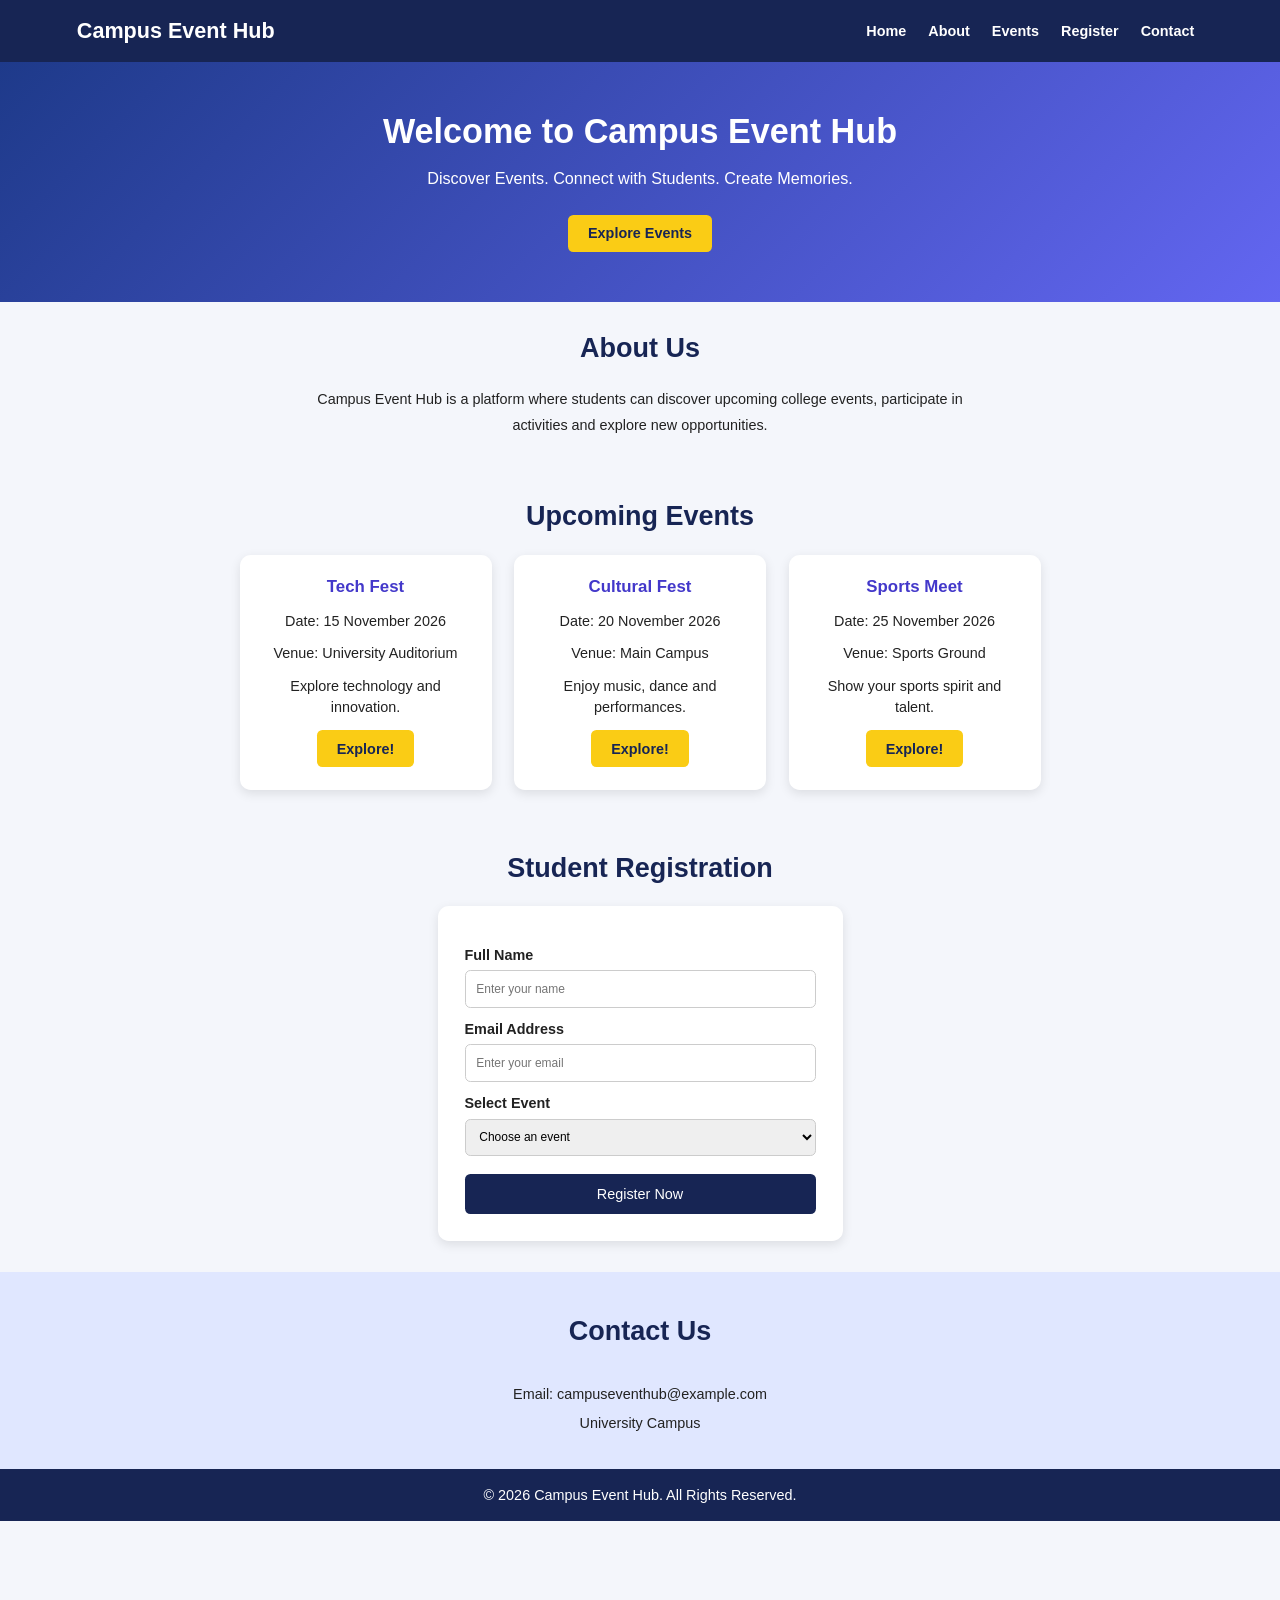
<file: index.html>
<!DOCTYPE html>
<html lang="en">
<head>
    <meta charset="UTF-8">
    <meta name="viewport" content="width=device-width, initial-scale=1.0">
    <title>Campus Event Hub</title>
    <link rel="stylesheet" href="design/style.css">
</head>

<body>
    <!-- Navigation Bar -->
    <header>
        <h2>Campus Event Hub</h2> 
        <nav>
            <a href="#home">Home</a>
            <a href="#about">About</a>
            <a href="#events">Events</a>
            <a href="#register">Register</a>
            <a href="#contact">Contact</a>
        </nav>
    </header>

    <!-- Home Section -->
    <section id="home" class="hero">
        <h1>Welcome to Campus Event Hub</h1>
        <p>Discover Events. Connect with Students. Create Memories.</p>
        <a href="#events" class="btn">Explore Events</a>
    </section>

    <!-- About Section -->
    <section id="about">
        <h2>About Us</h2>
        <p>
            Campus Event Hub is a platform where students can
            discover upcoming college events, participate in
            activities and explore new opportunities.
        </p>
    </section>

    <!-- Events Section -->
    <section id="events">
        <h2>Upcoming Events</h2>

        <div class="event-container">

            <div class="event-card">
                <h3>Tech Fest</h3>
                <p>Date: 15 November 2026</p>
                <p>Venue: University Auditorium</p>
                <p>Explore technology and innovation.</p>
                <a href="actions/techfest.html" class="btn">Explore!</a>
                
            </div>

            <div class="event-card">
                <h3>Cultural Fest</h3>
                <p>Date: 20 November 2026</p>
                <p>Venue: Main Campus</p>
                <p>Enjoy music, dance and performances.</p>
                <a href="actions/cfest.html" class="btn">Explore!</a>
            </div>

            <div class="event-card">
                <h3>Sports Meet</h3>
                <p>Date: 25 November 2026</p>
                <p>Venue: Sports Ground</p>
                <p>Show your sports spirit and talent.</p>
                <a href="actions/sports.html" class="btn">Explore!</a>
                
            </div>

        </div>
    </section>

    <!-- Registration Section -->
    <section id="register">
        <h2>Student Registration</h2>

        <form action="actions/confirmation.html" method="get">
            <label>Full Name</label>
            <input type="text" placeholder="Enter your name" required>

            <label>Email Address</label>
            <input type="email" placeholder="Enter your email" required>

            <label>Select Event</label>
            <select required>
                <option value="">Choose an event</option>
                <option>Tech Fest</option>
                <option>Cultural Fest</option>
                <option>Sports Meet</option>
            </select>

            <button type="submit">Register Now</button>
        </form>
    </section>

    <!-- Contact Section -->
    <section id="contact">
        <h2>Contact Us</h2>
        <p>Email: campuseventhub@example.com</p>
        <p>University Campus</p>
    </section>

    <!-- Footer -->
    <footer>
        <p>© 2026 Campus Event Hub. All Rights Reserved.</p>
    </footer>

</body>
</html>
</file>
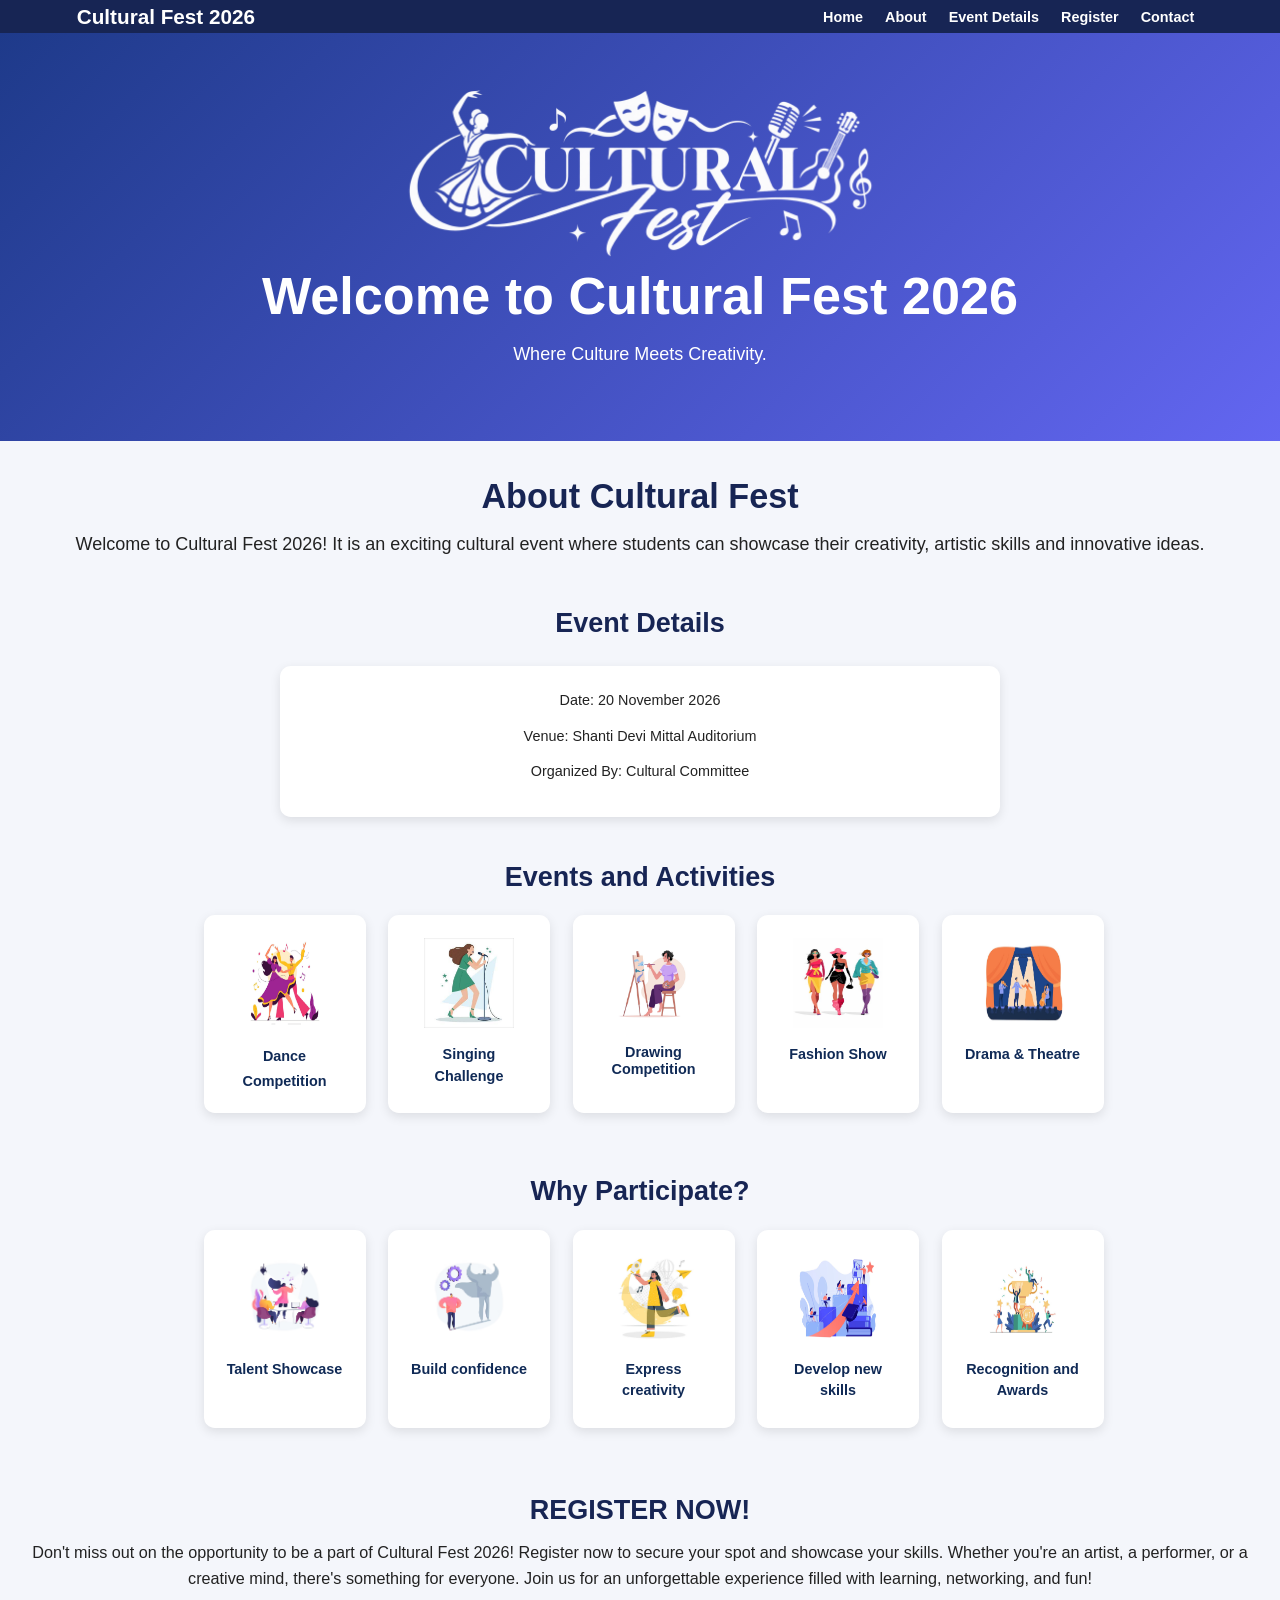
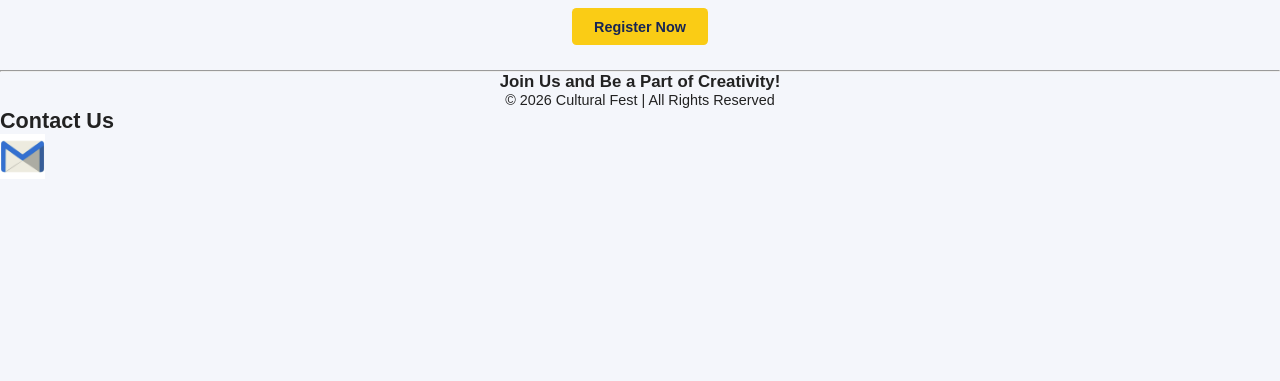
<file: cfest.html>
<!DOCTYPE html>
<html>
<head>
    
    <title>Cultural Fest 2026</title>
    <link rel="stylesheet" href="cfest.css">
</head>

<body>
    <header>
        <h2>Cultural Fest 2026</h2>

        <nav>
            <a href="index.html">Home</a>
            <a href="#about">About</a>
            <a href="#events details">Event Details</a>
            <a href="#register">Register</a>
            <a href="#contact">Contact</a>
        </nav>
    </header>
    <section id="home" class="home">
        <img src="clogo.png" alt="Cultural Fest Logo" class="img">
        <h1>Welcome to Cultural Fest 2026</h1>
        <p>Where Culture Meets Creativity.</p>
    </section>
    <section id="about" class="about">
    <h2>About Cultural Fest</h2>
    <p>
       Welcome to Cultural Fest 2026! It is an exciting cultural
        event where students can showcase their creativity,
        artistic skills and innovative ideas. 
    </p>
    </section>
    <section id="events details" class="events-details">
    <h2>Event Details</h2>
    <div class="event-details-container">

            <div class="event-card">
                <p>Date: 20 November 2026</p>
                <p>Venue: Shanti Devi Mittal Auditorium</p>
                <p>Organized By: Cultural Committee</p>
            </div>
        </div>
    </section>
    <section id="activities" class="activities">
    <h2>Events and Activities</h2>
    <div class="ac-container">

            <div class="cc-card">
                <img src="dc.jpeg" alt="Dance Competition">
                <p>Dance Competition</p>
            </div>
            <div class="rc-card">
                <img src="sc.jpeg" alt="Singing Challenge">
                <p>Singing Challenge</p>
            </div>
            <div class="wdc-card">
                <img src="drc.jpg" alt="Drawing Competition">
                <p>Drawing Competition</p>
            </div>
            <div class="gc-card">
                <img src="fs.jpg" alt="Fashion Show">
                <p>Fashion Show</p>
            </div>
            <div class="pe-card">
                <img src="dt.jpeg" alt="Drama & Theatre ">
                <p>Drama & Theatre </p>
            </div>
        </div>
    </section>
    <section id ="part" class="part">
    <h2>Why Participate?</h2>      
    <div class="part-container">

            <div class="ts-card">
                <img src="tal.avif" alt="Talent Showcase">
                <p>Talent Showcase</p>
            </div>
            <div class="inn-card">
                <img src="conf.avif" alt="Confidence Building">
                <p>Build confidence</p>
            </div>
            <div class="int-card">
                <img src="create.jpeg" alt="Creative Expression">
                <p>Express creativity</p>
            </div>
            <div class="win-card">
                <img src="skill.avif" alt="Skill Development">
                <p>Develop new skills</p>
            </div>
            <div class="win-card">
                <img src="pr.jpeg" alt="Recognition & Awards">
                <p>Recognition and Awards</p>
            </div>
        </div>
    </section>
    </body>
    <section id="register" class="register">
    <h2>REGISTER NOW!</h2>
    <p>Don't miss out on the opportunity to be a part of Cultural Fest 2026! Register now to secure your spot and showcase your skills. Whether you're an artist, a performer, or a creative mind, there's something for everyone. Join us for an unforgettable experience filled with learning, networking, and fun!</p>
    <a href="register.html" class="btn">Register Now</a>
    </section>
    <hr>
    <h3 align="center">Join Us and Be a Part of Creativity!</h3>

    <p align="center">
        © 2026 Cultural Fest | All Rights Reserved
    </p>
    <section id="contact">
    <h2>Contact Us</h2>
    
    <a href="https://mail.google.com/mail/?view=cm&to=contact.culturalfest2026@gmail.com" target="_blank">
    <img src="mail.png" alt="Email Icon" width="50" height="50">
    </a>
</body>
</html>
</file>
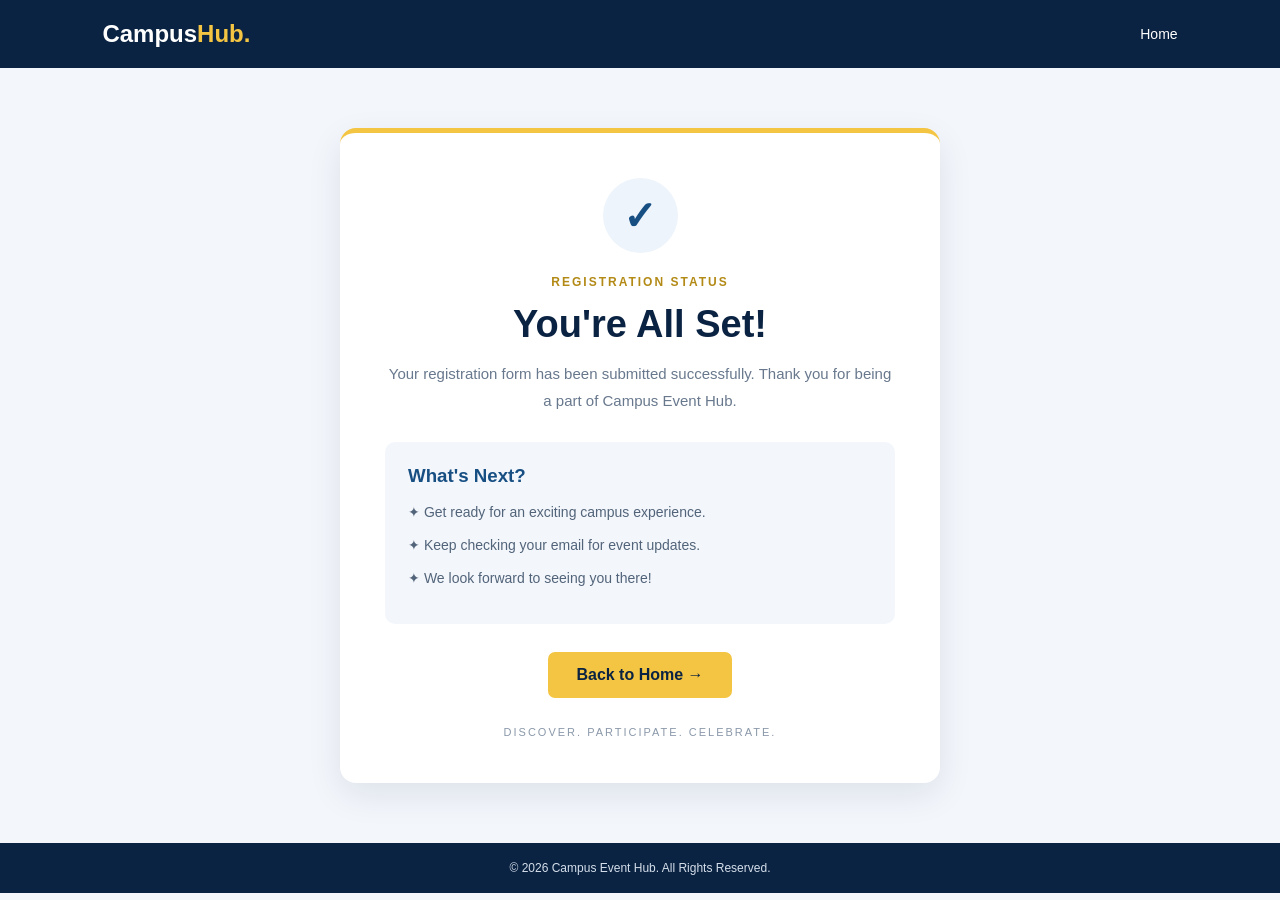
<file: confirmation.html>
<!DOCTYPE html>
<html lang="en">
<head>
    <meta charset="UTF-8">
    <meta name="viewport" content="width=device-width, initial-scale=1.0">
    <title>Registration Successful</title>
    <link rel="stylesheet" href="confirmation.css">
</head>

<body>

    <header>
        <h2>Campus<span>Hub.</span></h2>
        <a href="index.html">Home</a>
    </header>

    <main class="success-container">

        <div class="success-card">

            <div class="success-icon">✓</div>

            <p class="small-heading">REGISTRATION STATUS</p>

            <h1>You're All Set!</h1>

            <p class="message">
                Your registration form has been submitted successfully.
                Thank you for being a part of Campus Event Hub.
            </p>

            <div class="details-box">
                <h3>What's Next?</h3>
                <p>✦ Get ready for an exciting campus experience.</p>
                <p>✦ Keep checking your email for event updates.</p>
                <p>✦ We look forward to seeing you there!</p>
            </div>

            <a href="index.html" class="home-btn">Back to Home →</a>

            <p class="bottom-text">DISCOVER. PARTICIPATE. CELEBRATE.</p>

        </div>

    </main>

    <footer>
        © 2026 Campus Event Hub. All Rights Reserved.
    </footer>

</body>
</html>
</file>
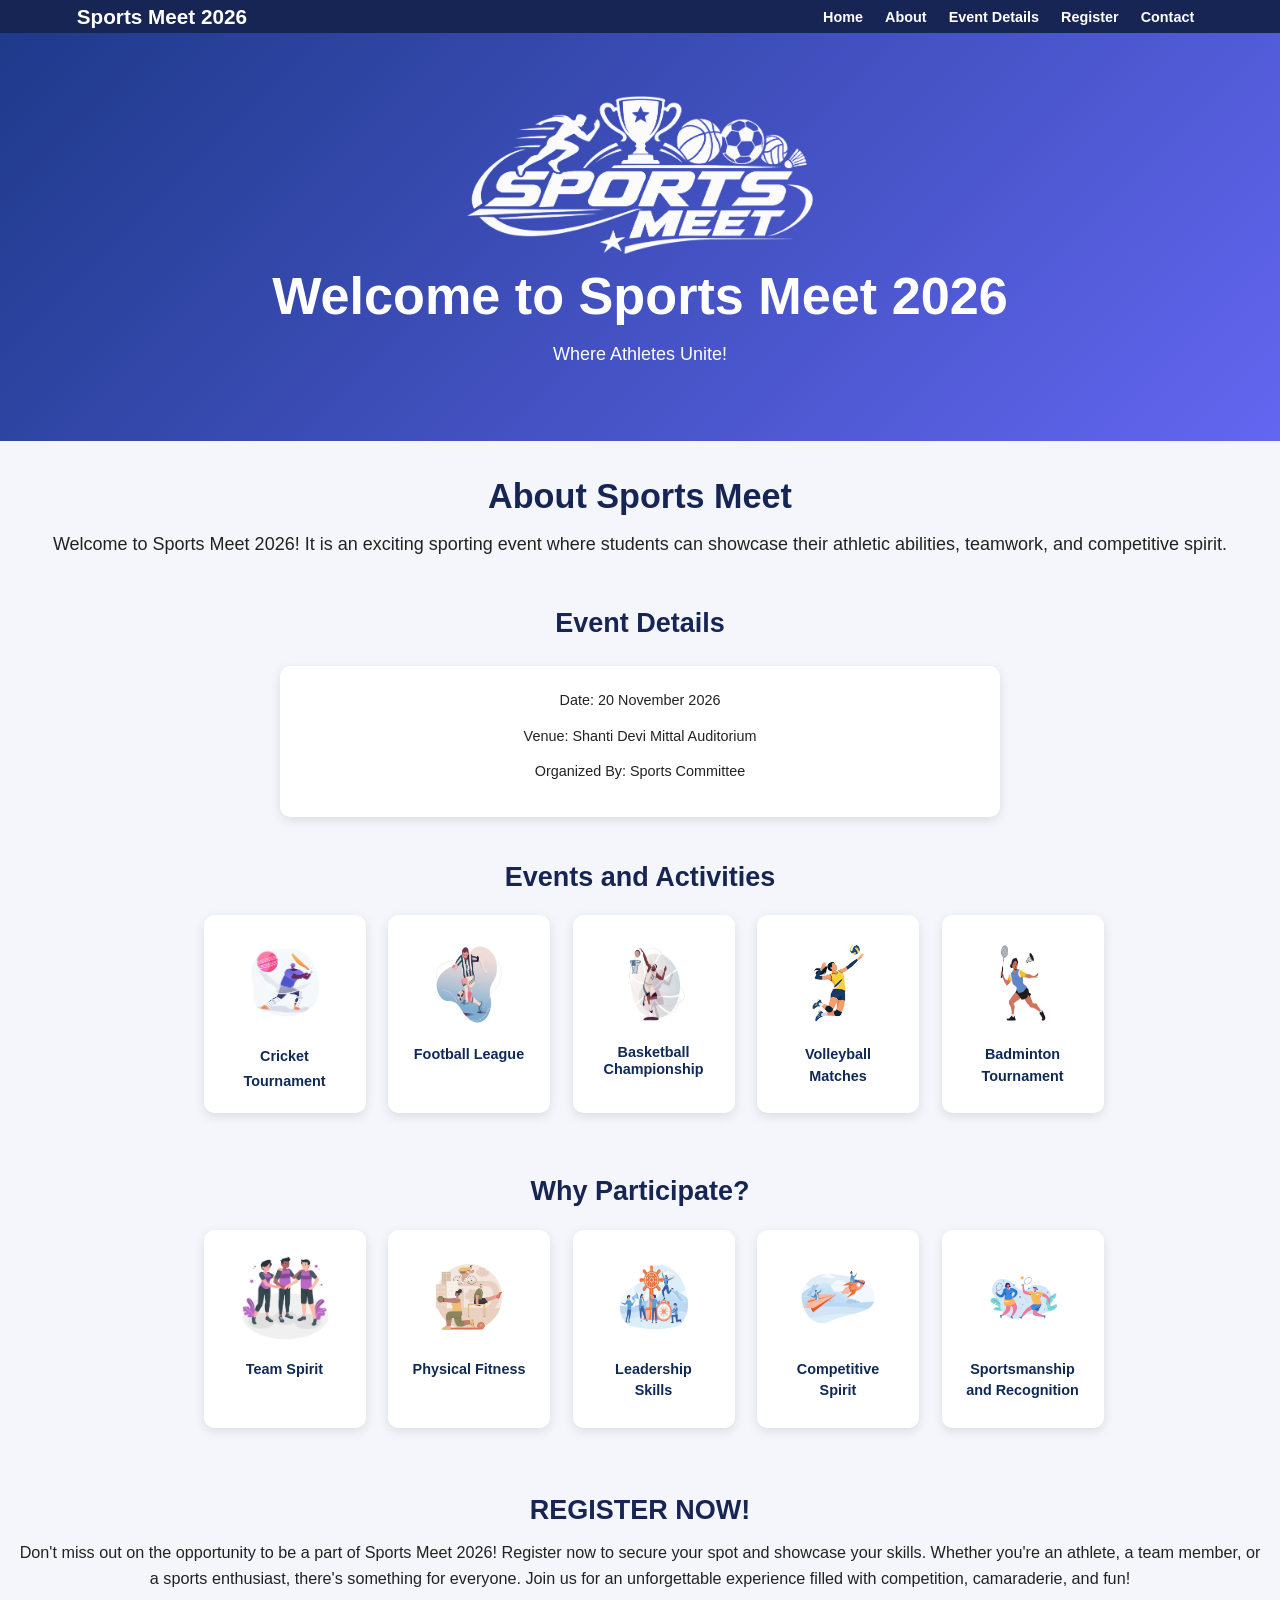
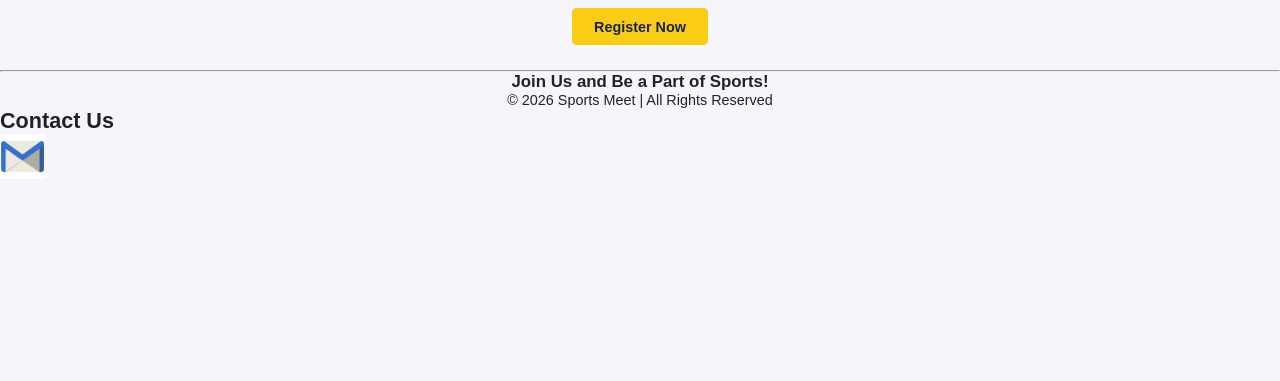
<file: sports.html>
<!DOCTYPE html>
<html>
<head>
    
    <title>Sports Meet 2026</title>
    <link rel="stylesheet" href="sports.css">
</head>

<body>
    <header>
        <h2>Sports Meet 2026</h2>

        <nav>
            <a href="index.html">Home</a>
            <a href="#about">About</a>
            <a href="#events details">Event Details</a>
            <a href="#register">Register</a>
            <a href="#contact">Contact</a>
        </nav>
    </header>
    <section id="home" class="home">
        <img src="slogo.png" alt="Sports Meet Logo" class="img">
        <h1>Welcome to Sports Meet 2026</h1>
        <p>Where Athletes Unite!</p>
    </section>
    <section id="about" class="about">
    <h2>About Sports Meet</h2>
    <p>
       Welcome to Sports Meet 2026! It is an exciting sporting
        event where students can showcase their athletic abilities,
        teamwork, and competitive spirit. 
    </p>
    </section>
    <section id="events details" class="events-details">
    <h2>Event Details</h2>
    <div class="event-details-container">

            <div class="event-card">
                <p>Date: 20 November 2026</p>
                <p>Venue: Shanti Devi Mittal Auditorium</p>
                <p>Organized By: Sports Committee</p>
            </div>
        </div>
    </section>
    <section id="activities" class="activities">
    <h2>Events and Activities</h2>
    <div class="ac-container">

            <div class="cc-card">
                <img src="cric.avif" alt="Cricket Tournament">
                <p>Cricket Tournament</p>
            </div>
            <div class="rc-card">
                <img src="footb.jpeg" alt=" Football League">
                <p>Football League</p>
            </div>
            <div class="wdc-card">
                <img src="bask.jpeg" alt="Basketball Championship">
                <p>Basketball Championship</p>
            </div>
            <div class="gc-card">
                <img src="voll.jpg" alt="Volleyball Matches">
                <p>Volleyball Matches</p>
            </div>
            <div class="pe-card">
                <img src="bad.jpg" alt="Badminton Tournament">
                <p>Badminton Tournament</p>
            </div>
        </div>
    </section>
    <section id ="part" class="part">
    <h2>Why Participate?</h2>      
    <div class="part-container">

            <div class="ts-card">
                <img src="team.png" alt="Team Spirit">
                <p>Team Spirit</p>
            </div>
            <div class="inn-card">
                <img src="phy.jpeg" alt="physical fitness">
                <p>Physical Fitness</p>
            </div>
            <div class="int-card">
                <img src="lead.jpg" alt="Leadership Skills">
                <p>Leadership Skills</p>
            </div>
            <div class="win-card">
                <img src="comp.jpeg" alt="Competitive Spirit">
                <p>Competitive Spirit</p>
            </div>
            <div class="win-card">
                <img src="sp.jpg" alt="Sportsmanship and Recognition">
                <p>Sportsmanship and Recognition</p>
            </div>
        </div>
    </section>
    </body>
    <section id="register" class="register">
    <h2>REGISTER NOW!</h2>
    <p>Don't miss out on the opportunity to be a part of Sports Meet 2026! Register now to secure your spot and showcase your skills. Whether you're an athlete, a team member, or a sports enthusiast, there's something for everyone. Join us for an unforgettable experience filled with competition, camaraderie, and fun!</p>
    <a href="register.html" class="btn">Register Now</a>
    </section>
    <hr>
    <h3 align="center">Join Us and Be a Part of Sports!</h3>

    <p align="center">
        © 2026 Sports Meet | All Rights Reserved
    </p>
    <section id="contact">
    <h2>Contact Us</h2>
    
    <a href="https://mail.google.com/mail/?view=cm&to=contact.sportsmeet2026@gmail.com" target="_blank">
    <img src="mail.png" alt="Email Icon" width="50" height="50">
    </a>
</body>
</html>
</file>
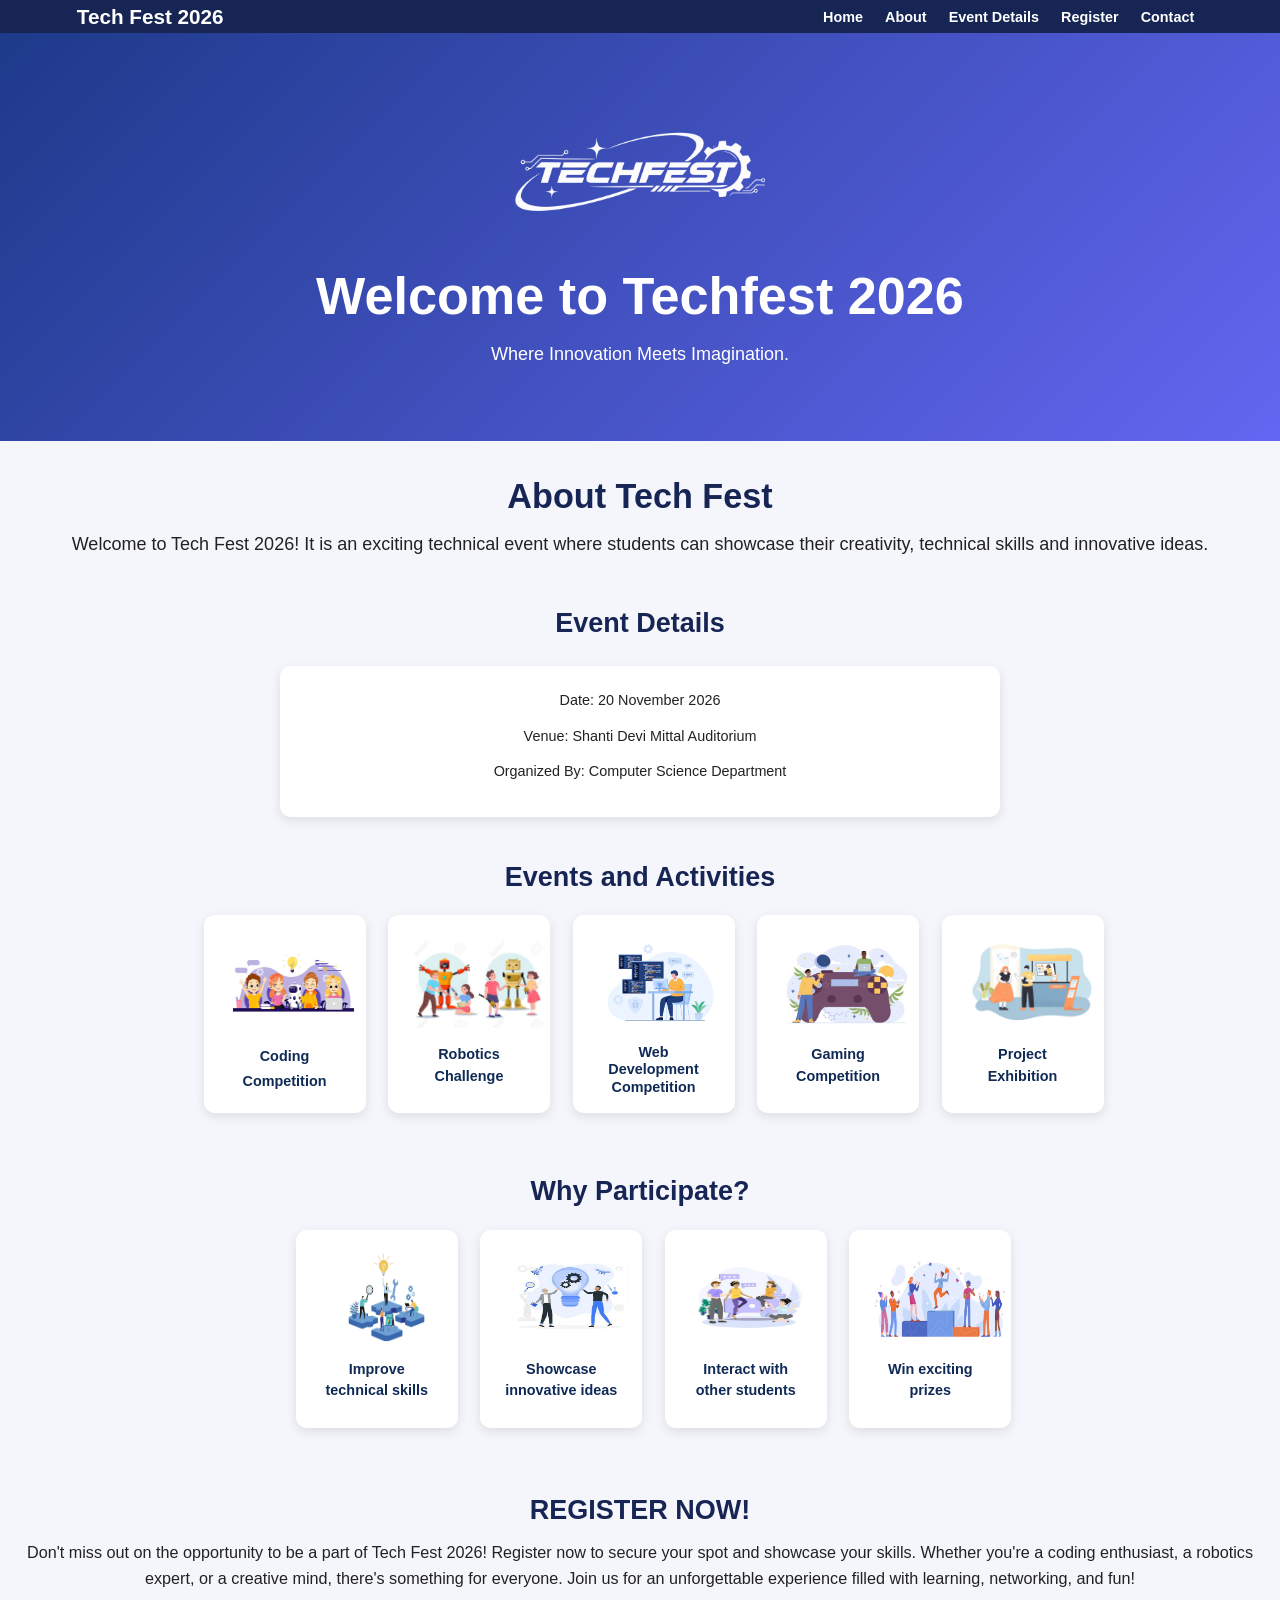
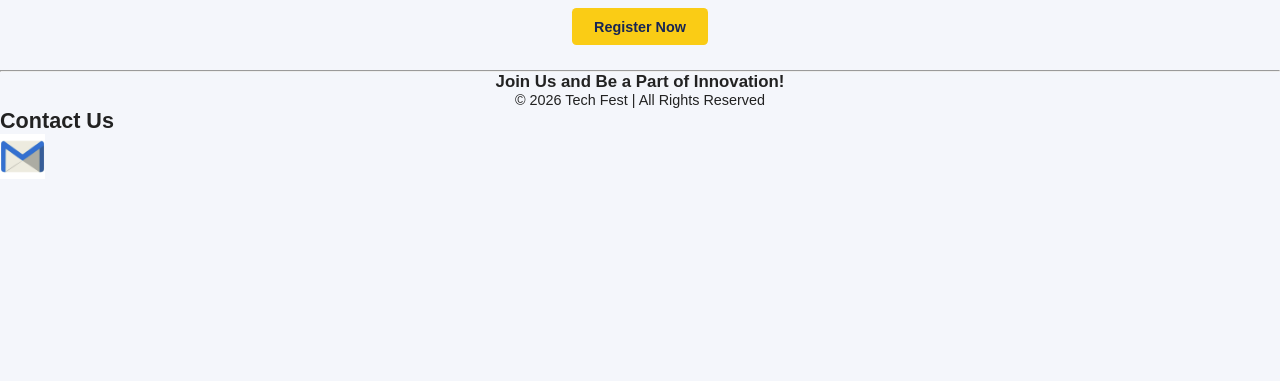
<file: techfest.html>
<!DOCTYPE html>
<html>
<head>
    
    <title>Tech Fest 2026</title>
    <link rel="stylesheet" href="techfest.css">
</head>

<body>
    <header>
        <h2>Tech Fest 2026</h2>

        <nav>
            <a href="index.html">Home</a>
            <a href="#about">About</a>
            <a href="#events details">Event Details</a>
            <a href="#register">Register</a>
            <a href="#contact">Contact</a>
        </nav>
    </header>
    <section id="home" class="home">
        <img src="logo.png" alt="Tech Fest Logo" class="img">
        <h1>Welcome to Techfest 2026</h1>
        <p>Where Innovation Meets Imagination.</p>
    </section>
    <section id="about" class="about">
    <h2>About Tech Fest</h2>
    <p>
       Welcome to Tech Fest 2026! It is an exciting technical
        event where students can showcase their creativity,
        technical skills and innovative ideas. 
    </p>
    </section>
    <section id="events details" class="events-details">
    <h2>Event Details</h2>
    <div class="event-details-container">

            <div class="event-card">
                <p>Date: 20 November 2026</p>
                <p>Venue: Shanti Devi Mittal Auditorium</p>
                <p>Organized By: Computer Science Department</p>
            </div>
        </div>
    </section>
    <section id="activities" class="activities">
    <h2>Events and Activities</h2>
    <div class="ac-container">

            <div class="cc-card">
                <img src="cc.jpg" alt="Coding Competition">
                <p>Coding Competition</p>
            </div>
            <div class="rc-card">
                <img src="rc.jpeg" alt="Robotics Challenge">
                <p>Robotics Challenge</p>
            </div>
            <div class="wdc-card">
                <img src="wdc.jpg" alt="Web Development Competition">
                <p>Web Development Competition</p>
            </div>
            <div class="gc-card">
                <img src="gc.webp" alt="Gaming Competition">
                <p>Gaming Competition</p>
            </div>
            <div class="pe-card">
                <img src="pe.jpg" alt="Project Exhibition">
                <p>Project Exhibition</p>
            </div>
        </div>
    </section>
    <section id ="part" class="part">
    <h2>Why Participate?</h2>      
    <div class="part-container">

            <div class="ts-card">
                <img src="ts.jpeg" alt="Improve technical skills">
                <p>Improve technical skills</p>
            </div>
            <div class="inn-card">
                <img src="inn.jpeg" alt="Showcase innovative ideas">
                <p>Showcase innovative ideas</p>
            </div>
            <div class="int-card">
                <img src="int.jpeg" alt="Interact with other students">
                <p>Interact with other students</p>
            </div>
            <div class="win-card">
                <img src="win.jpeg" alt="Win exciting prizes">
                <p>Win exciting prizes</p>
            </div>
        </div>
    </section>
    </body>
    <section id="register" class="register">
    <h2>REGISTER NOW!</h2>
    <p>Don't miss out on the opportunity to be a part of Tech Fest 2026! Register now to secure your spot and showcase your skills. Whether you're a coding enthusiast, a robotics expert, or a creative mind, there's something for everyone. Join us for an unforgettable experience filled with learning, networking, and fun!</p>
    <a href="register.html" class="btn">Register Now</a>
    </section>
    <hr>
    <h3 align="center">Join Us and Be a Part of Innovation!</h3>

    <p align="center">
        © 2026 Tech Fest | All Rights Reserved
    </p>
    <section id="contact">
    <h2>Contact Us</h2>
    
    <a href="https://mail.google.com/mail/?view=cm&to=contact.techfest2026@gmail.com" target="_blank">
    <img src="mail.png" alt="Email Icon" width="50" height="50">
    </a>
</body>
</html>
</file>
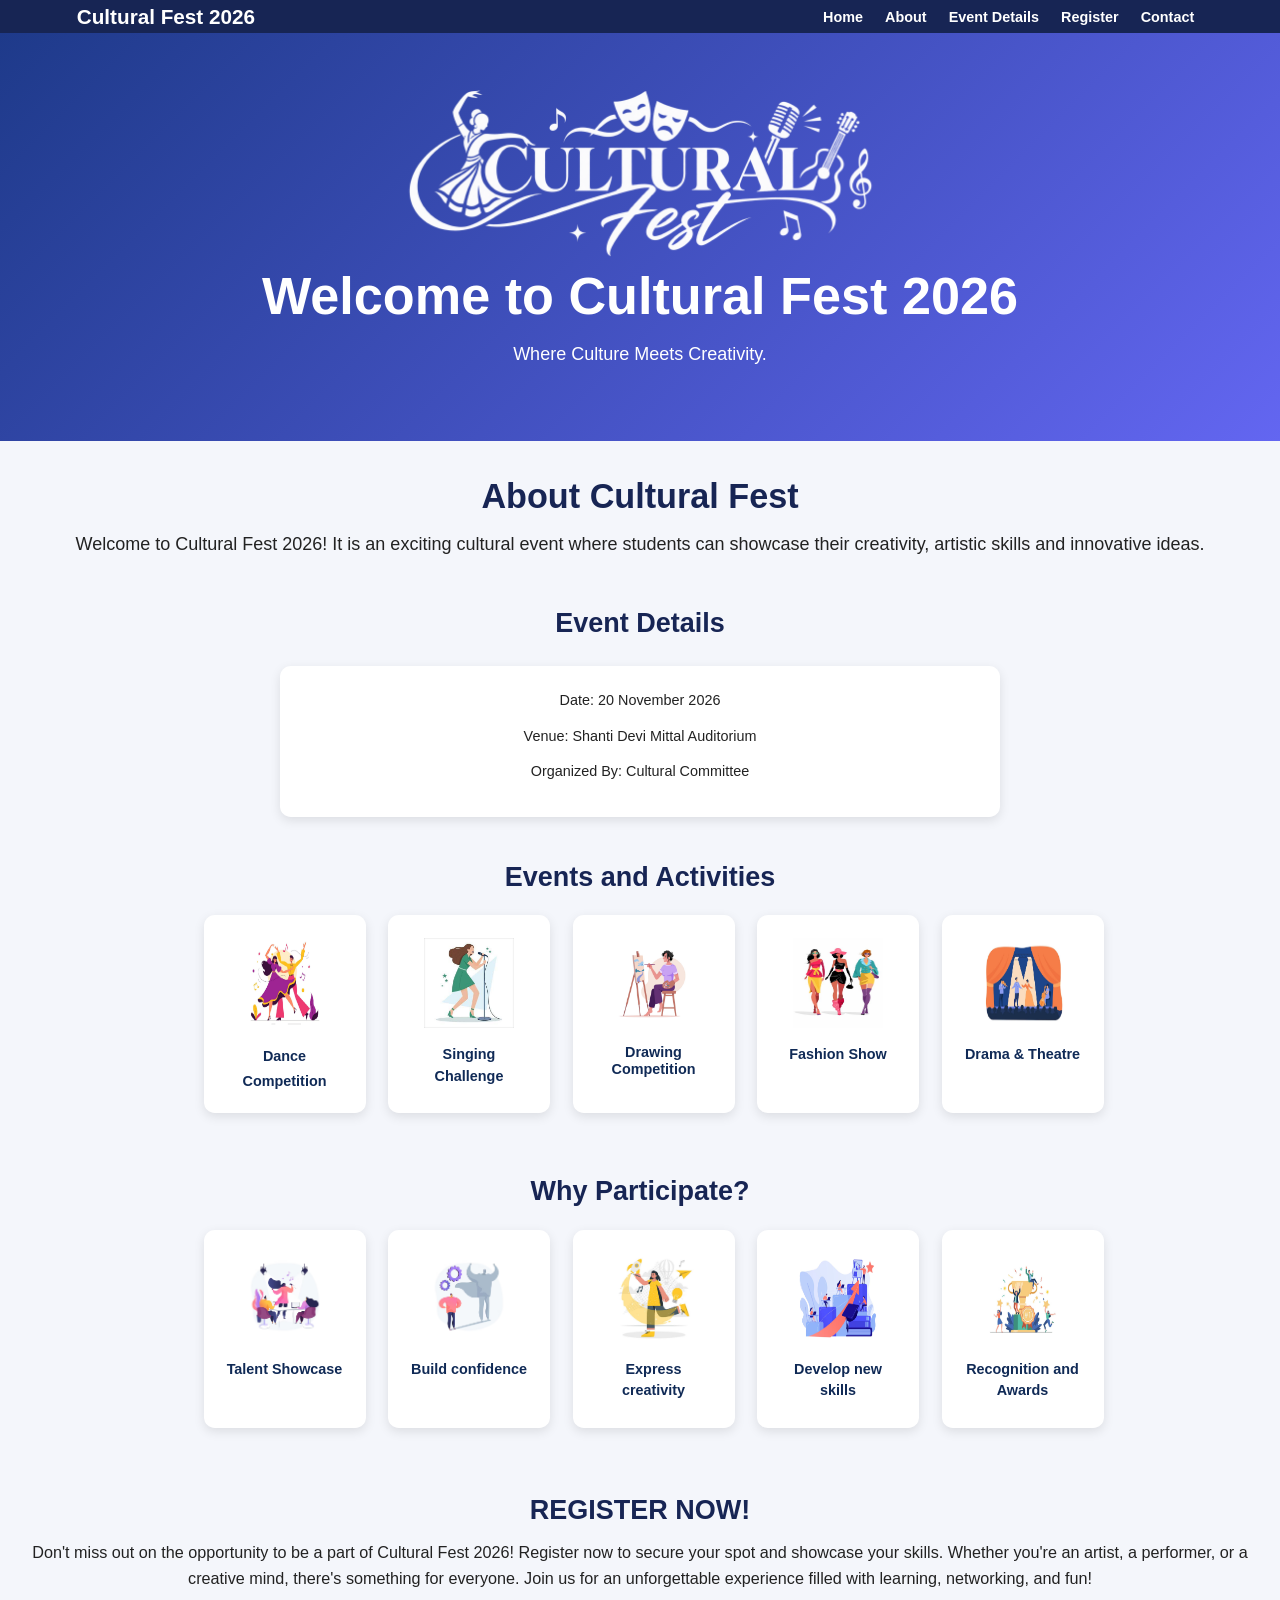
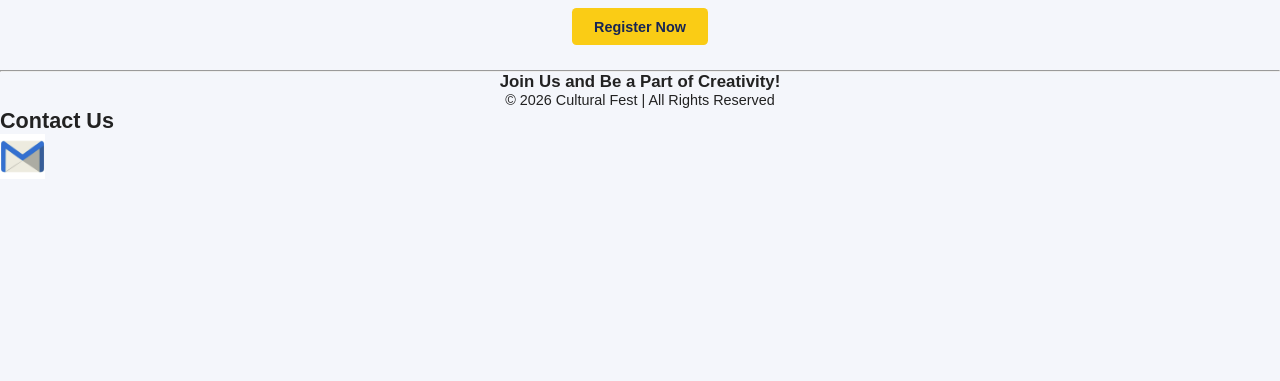
<file: actions/cfest.html>
<!DOCTYPE html>
<html>
<head>
    
    <title>Cultural Fest 2026</title>
    <link rel="stylesheet" href="../design/cfest.css">
</head>

<body>
    <header>
        <h2>Cultural Fest 2026</h2>

        <nav>
            <a href="../index.html">Home</a>
            <a href="#about">About</a>
            <a href="#events details">Event Details</a>
            <a href="#register">Register</a>
            <a href="#contact">Contact</a>
        </nav>
    </header>
    <section id="home" class="home">
        <img src="../pictures/logos/clogo.png" alt="Cultural Fest Logo" class="img">
        <h1>Welcome to Cultural Fest 2026</h1>
        <p>Where Culture Meets Creativity.</p>
    </section>
    <section id="about" class="about">
    <h2>About Cultural Fest</h2>
    <p>
       Welcome to Cultural Fest 2026! It is an exciting cultural
        event where students can showcase their creativity,
        artistic skills and innovative ideas. 
    </p>
    </section>
    <section id="events details" class="events-details">
    <h2>Event Details</h2>
    <div class="event-details-container">

            <div class="event-card">
                <p>Date: 20 November 2026</p>
                <p>Venue: Shanti Devi Mittal Auditorium</p>
                <p>Organized By: Cultural Committee</p>
            </div>
        </div>
    </section>
    <section id="activities" class="activities">
    <h2>Events and Activities</h2>
    <div class="ac-container">

            <div class="cc-card">
                <img src="../assets/pictures/culturalfestpics/dc.jpeg" alt="Dance Competition">
                <p>Dance Competition</p>
            </div>
            <div class="rc-card">
                <img src="../assets/pictures/culturalfestpics/sc.jpeg" alt="Singing Challenge">
                <p>Singing Challenge</p>
            </div>
            <div class="wdc-card">
                <img src="../assets/pictures/culturalfestpics/drc.jpg" alt="Drawing Competition">
                <p>Drawing Competition</p>
            </div>
            <div class="gc-card">
                <img src="../assets/pictures/culturalfestpics/fs.jpg" alt="Fashion Show">
                <p>Fashion Show</p>
            </div>
            <div class="pe-card">
                <img src="../assets/pictures/culturalfestpics/dt.jpeg" alt="Drama & Theatre ">
                <p>Drama & Theatre </p>
            </div>
        </div>
    </section>
    <section id ="part" class="part">
    <h2>Why Participate?</h2>      
    <div class="part-container">

            <div class="ts-card">
                <img src="../assets/pictures/culturalfestpics/tal.avif" alt="Talent Showcase">
                <p>Talent Showcase</p>
            </div>
            <div class="inn-card">
                <img src="../assets/pictures/culturalfestpics/conf.avif" alt="Confidence Building">
                <p>Build confidence</p>
            </div>
            <div class="int-card">
                <img src="../assets/pictures/culturalfestpics/create.jpeg" alt="Creative Expression">
                <p>Express creativity</p>
            </div>
            <div class="win-card">
                <img src="../assets/pictures/culturalfestpics/skill.avif" alt="Skill Development">
                <p>Develop new skills</p>
            </div>
            <div class="win-card">
                <img src="../assets/pictures/culturalfestpics/pr.jpeg" alt="Recognition & Awards">
                <p>Recognition and Awards</p>
            </div>
        </div>
    </section>
    </body>
    <section id="register" class="register">
    <h2>REGISTER NOW!</h2>
    <p>Don't miss out on the opportunity to be a part of Cultural Fest 2026! Register now to secure your spot and showcase your skills. Whether you're an artist, a performer, or a creative mind, there's something for everyone. Join us for an unforgettable experience filled with learning, networking, and fun!</p>
    <a href="register.html" class="btn">Register Now</a>
    </section>
    <hr>
    <h3 align="center">Join Us and Be a Part of Creativity!</h3>

    <p align="center">
        © 2026 Cultural Fest | All Rights Reserved
    </p>
    <section id="contact">
    <h2>Contact Us</h2>
    
    <a href="https://mail.google.com/mail/?view=cm&to=contact.culturalfest2026@gmail.com" target="_blank">
    <img src="../pictures/logos/mail.png" alt="Email Icon" width="50" height="50">
    </a>
</body>
</html>
</file>
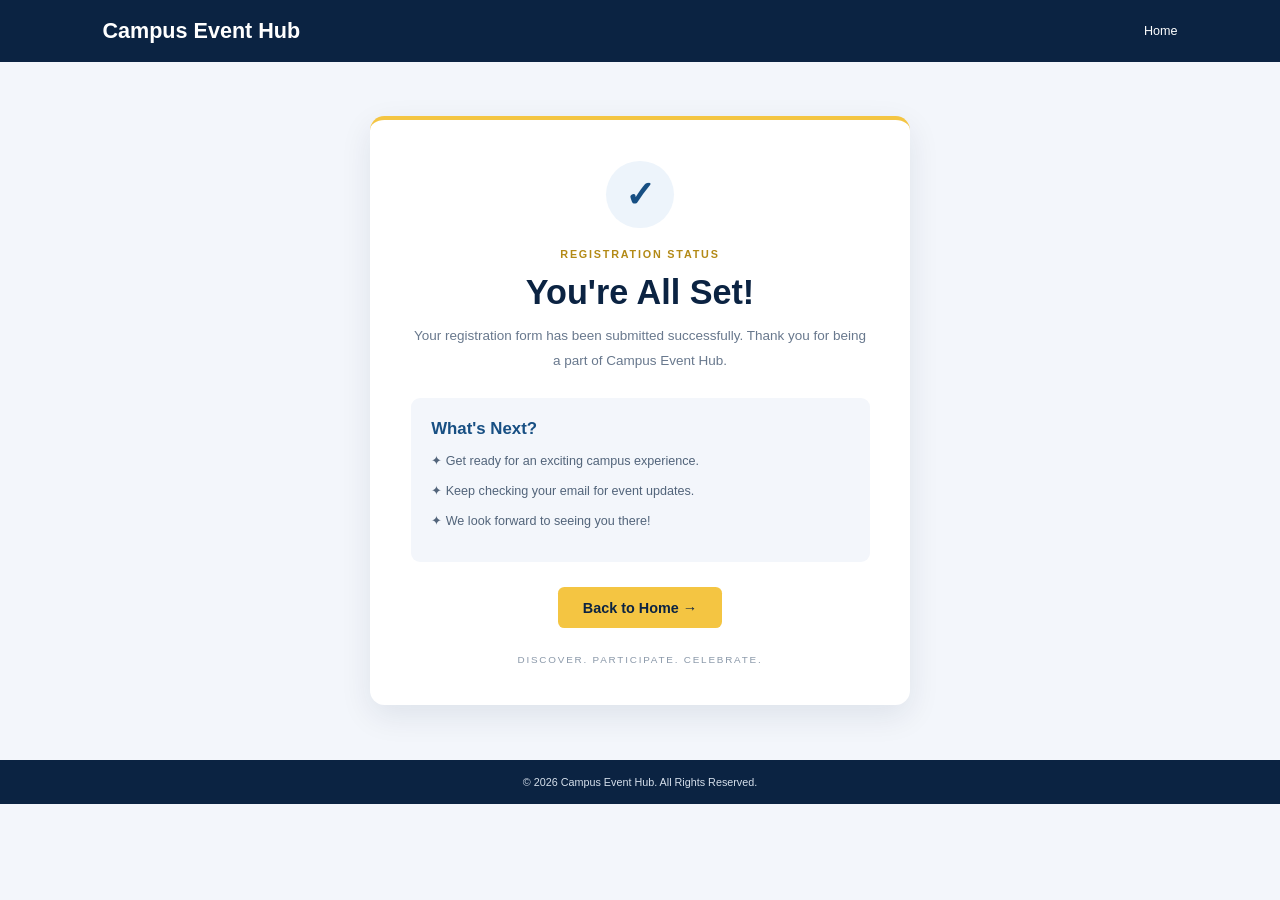
<file: actions/confirmation.html>
<!DOCTYPE html>
<html lang="en">

<head>
    <meta charset="UTF-8">
    <meta name="viewport" content="width=device-width, initial-scale=1.0">

    <title>Registration Successful</title>

    <link rel="stylesheet" href="../design/style.css">
    <link rel="stylesheet" href="../confirmation.css">
</head>

<body>

    <header>
        <h2>Campus Event Hub</h2>
        <a href="../index.html">Home</a>
    </header>

    <main class="success-container">

        <div class="success-card">

            <div class="success-icon">✓</div>

            <p class="small-heading">REGISTRATION STATUS</p>

            <h1>You're All Set!</h1>

            <p class="message">
                Your registration form has been submitted successfully.
                Thank you for being a part of Campus Event Hub.
            </p>

            <div class="details-box">

                <h3>What's Next?</h3>

                <p>✦ Get ready for an exciting campus experience.</p>

                <p>✦ Keep checking your email for event updates.</p>

                <p>✦ We look forward to seeing you there!</p>

            </div>

            <a href="../index.html" class="home-btn">
                Back to Home →
            </a>

            <p class="bottom-text">
                DISCOVER. PARTICIPATE. CELEBRATE.
            </p>

        </div>

    </main>

    <footer>
        © 2026 Campus Event Hub. All Rights Reserved.
    </footer>

</body>
</html>
</file>
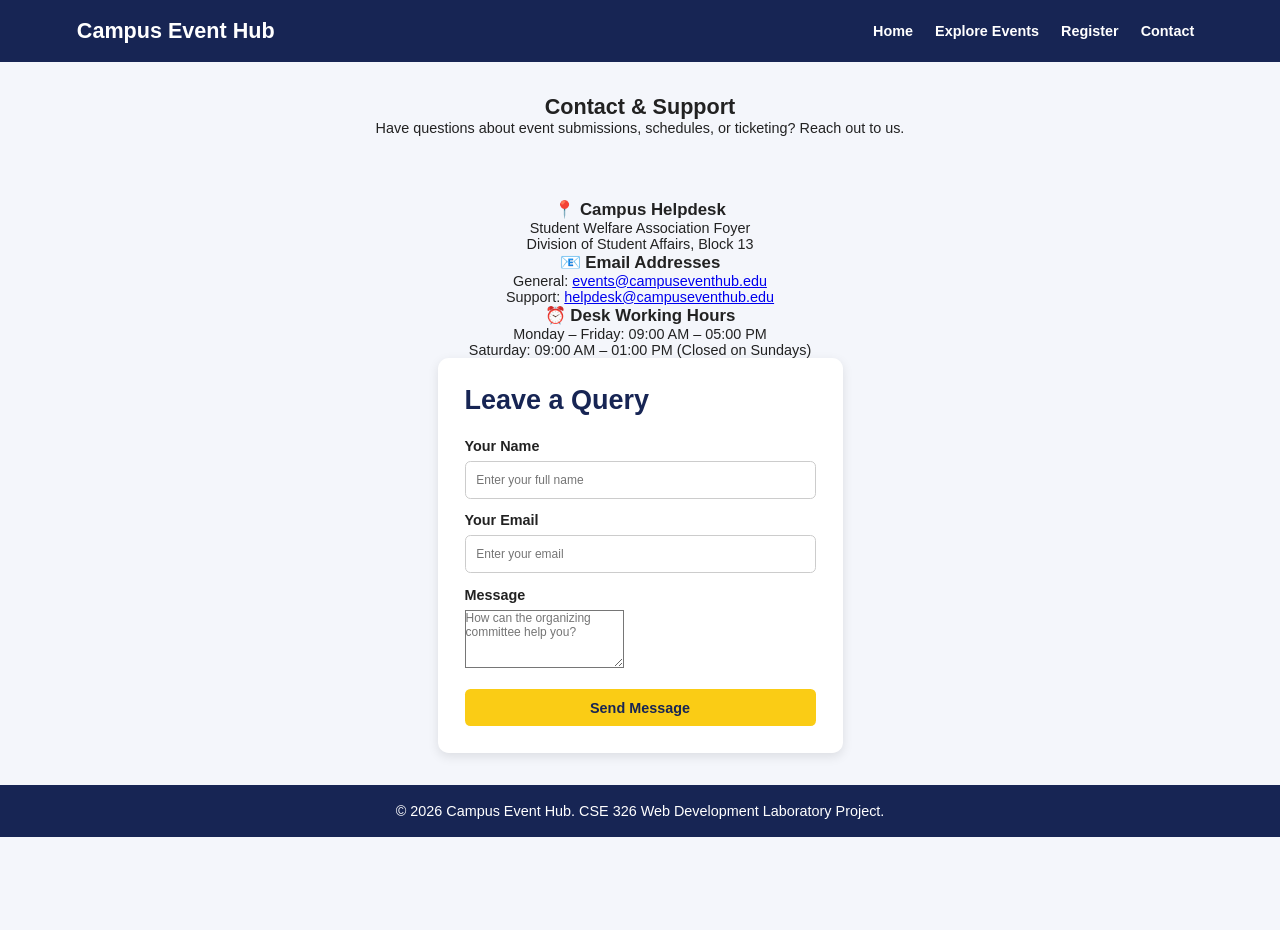
<file: actions/contact.html>
<!DOCTYPE html>
<html lang="en">
<head>
    <meta charset="UTF-8">
    <meta name="viewport" content="width=device-width, initial-scale=1.0">
    <title>Campus Event Hub | Contact</title>
    <link rel="stylesheet" href="../design/style.css">
</head>
<body>

    <!-- Navigation Bar -->
    <header>
        <h2> Campus Event Hub</h2>
        <nav>
            <a href="index.html">Home</a>
            <a href="events.html">Explore Events</a>
            <a href="register.html">Register</a>
            <a href="contact.html" class="active">Contact</a>
        </nav>
    </header>

    <!-- Banner -->
    <section class="page-header">
        <h1>Contact & Support</h1>
        <p>Have questions about event submissions, schedules, or ticketing? Reach out to us.</p>
    </section>

    <!-- Contact Details & Query Form Grid -->
    <section class="content-section">
        <div class="contact-grid">
            
            <!-- Contact Cards -->
            <div class="contact-info-panel">
                <div class="info-card">
                    <h3>📍 Campus Helpdesk</h3>
                    <p>Student Welfare Association Foyer<br>Division of Student Affairs, Block 13</p>
                </div>
                <div class="info-card">
                    <h3>📧 Email Addresses</h3>
                    <p>General: <a href="mailto:events@campuseventhub.edu">events@campuseventhub.edu</a></p>
                    <p>Support: <a href="mailto:helpdesk@campuseventhub.edu">helpdesk@campuseventhub.edu</a></p>
                </div>
                <div class="info-card">
                    <h3>⏰ Desk Working Hours</h3>
                    <p>Monday – Friday: 09:00 AM – 05:00 PM</p>
                    <p>Saturday: 09:00 AM – 01:00 PM (Closed on Sundays)</p>
                </div>
            </div>

            <!-- Send Query Form -->
            <form class="custom-form contact-form" action="#" method="POST">
                <h2>Leave a Query</h2>
                <div class="form-group">
                    <label for="contactName">Your Name</label>
                    <input type="text" id="contactName" placeholder="Enter your full name" required>
                </div>
                <div class="form-group">
                    <label for="contactEmail">Your Email</label>
                    <input type="email" id="contactEmail" placeholder="Enter your email" required>
                </div>
                <div class="form-group">
                    <label for="message">Message</label>
                    <textarea id="message" rows="4" placeholder="How can the organizing committee help you?" required></textarea>
                </div>
                <button type="submit" class="btn submit-btn">Send Message</button>
            </form>

        </div>
    </section>

    <!-- Footer -->
    <footer>
        <p>© 2026 Campus Event Hub. CSE 326 Web Development Laboratory Project.</p>
    </footer>

</body>
</html>
</file>
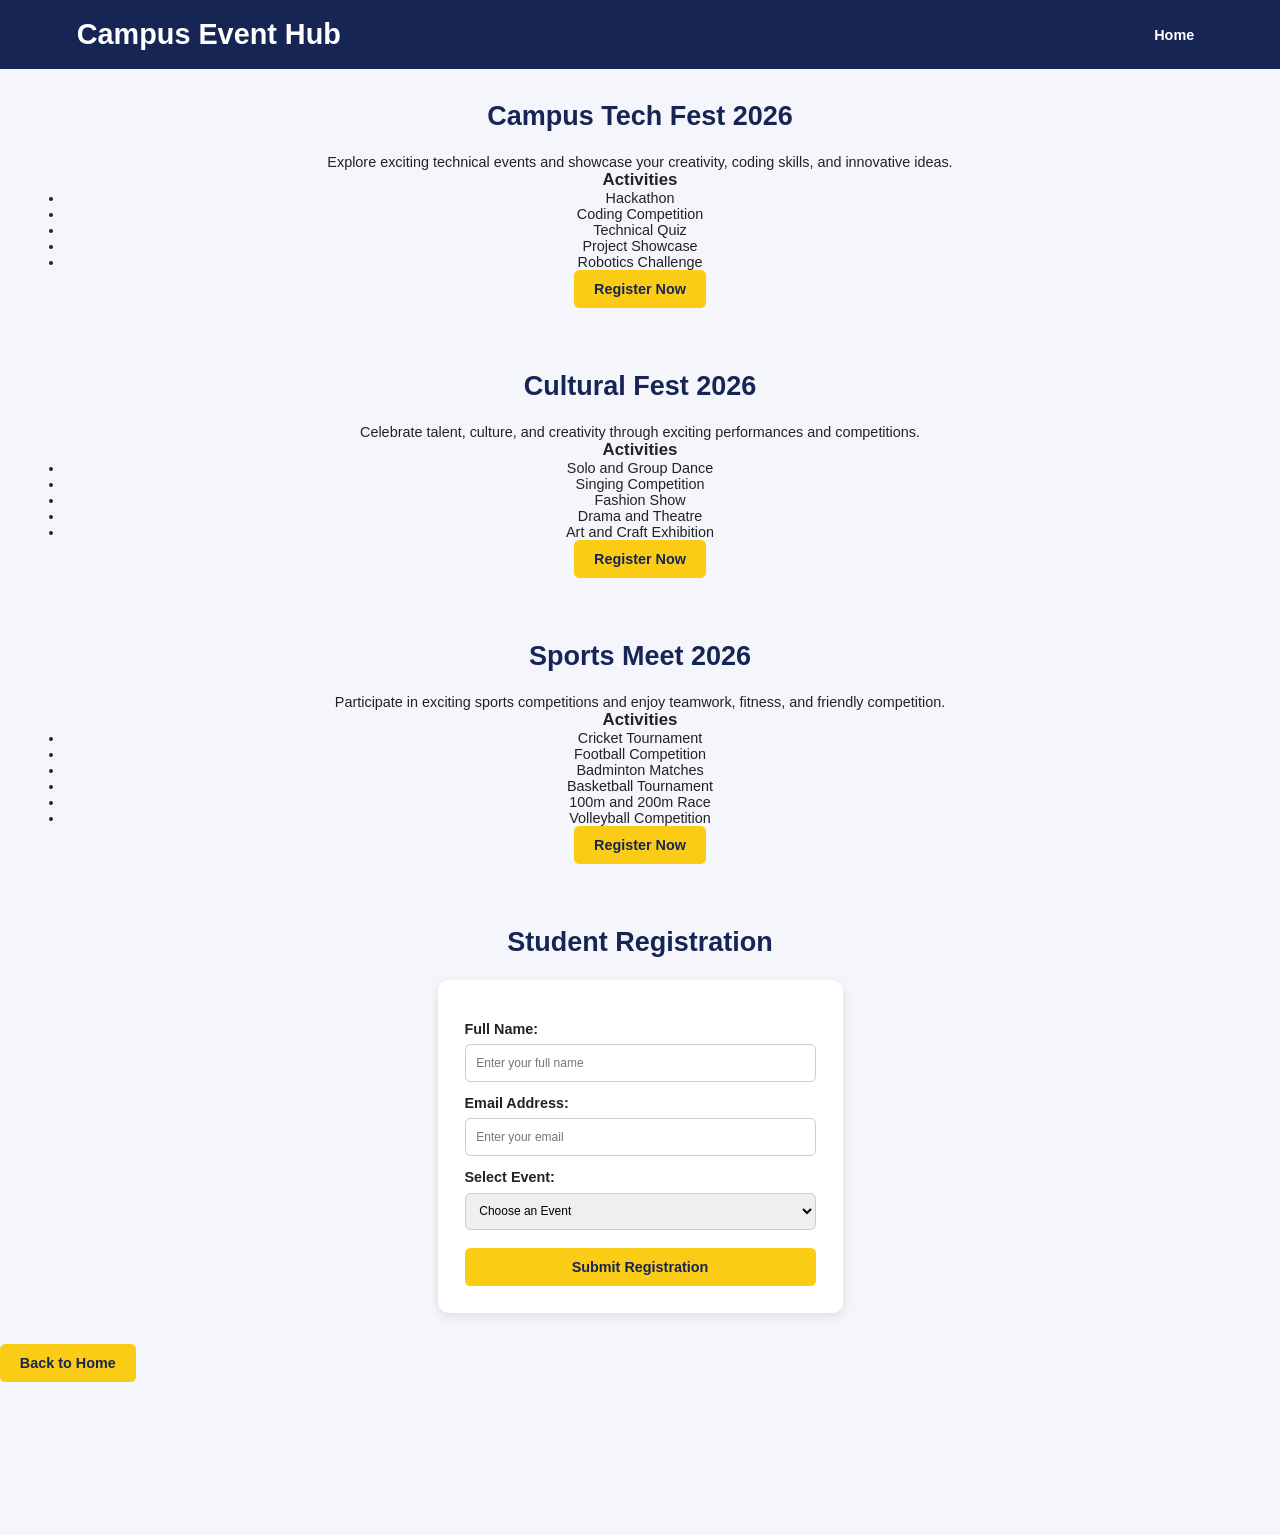
<file: actions/event-details.html>
<!DOCTYPE html>
<html lang="en">
<head>
    <meta charset="UTF-8">
    <meta name="viewport" content="width=device-width, initial-scale=1.0">
    <title>Event Details | Campus Event Hub</title>
    <link rel="stylesheet" href="../design/style.css">
</head>

<body>

    <header>
        <h1>Campus Event Hub</h1>
        <nav>
            <a href="index.html">Home</a>
        </nav>
    </header>

    <main>

        <section class="event-details">
            <h2>Campus Tech Fest 2026</h2>
            <p>
                Explore exciting technical events and showcase your
                creativity, coding skills, and innovative ideas.
            </p>

            <h3>Activities</h3>
            <ul>
                <li>Hackathon</li>
                <li>Coding Competition</li>
                <li>Technical Quiz</li>
                <li>Project Showcase</li>
                <li>Robotics Challenge</li>
            </ul>

            <a href="#student-registration" class="btn">Register Now</a>
        </section>

        <section class="event-details">
            <h2>Cultural Fest 2026</h2>
            <p>
                Celebrate talent, culture, and creativity through
                exciting performances and competitions.
            </p>

            <h3>Activities</h3>
            <ul>
                <li>Solo and Group Dance</li>
                <li>Singing Competition</li>
                <li>Fashion Show</li>
                <li>Drama and Theatre</li>
                <li>Art and Craft Exhibition</li>
            </ul>

            <a href="#student-registration" class="btn">Register Now</a>
        </section>

        <section class="event-details">
            <h2>Sports Meet 2026</h2>
            <p>
                Participate in exciting sports competitions and
                enjoy teamwork, fitness, and friendly competition.
            </p>

            <h3>Activities</h3>
            <ul>
                <li>Cricket Tournament</li>
                <li>Football Competition</li>
                <li>Badminton Matches</li>
                <li>Basketball Tournament</li>
                <li>100m and 200m Race</li>
                <li>Volleyball Competition</li>
            </ul>

            <a href="#student-registration" class="btn">Register Now</a>
        </section>

        <section id="student-registration" class="event-details">
            <h2>Student Registration</h2>

            <form action="confirmation.html" method="get">

                <label for="name">Full Name:</label>
                <input type="text" id="name" name="name"
                       placeholder="Enter your full name" required>

                <label for="email">Email Address:</label>
                <input type="email" id="email" name="email"
                       placeholder="Enter your email" required>

                <label for="event">Select Event:</label>
                <select id="event" name="event" required>
                    <option value="">Choose an Event</option>
                    <option value="Campus Tech Fest">Campus Tech Fest</option>
                    <option value="Cultural Fest">Cultural Fest</option>
                    <option value="Sports Meet">Sports Meet</option>
                </select>

                <button type="submit" class="btn">
                    Submit Registration
                </button>

            </form>
        </section>

        <a href="index.html" class="btn">Back to Home</a>

    </main>

</body>
</html>
</file>
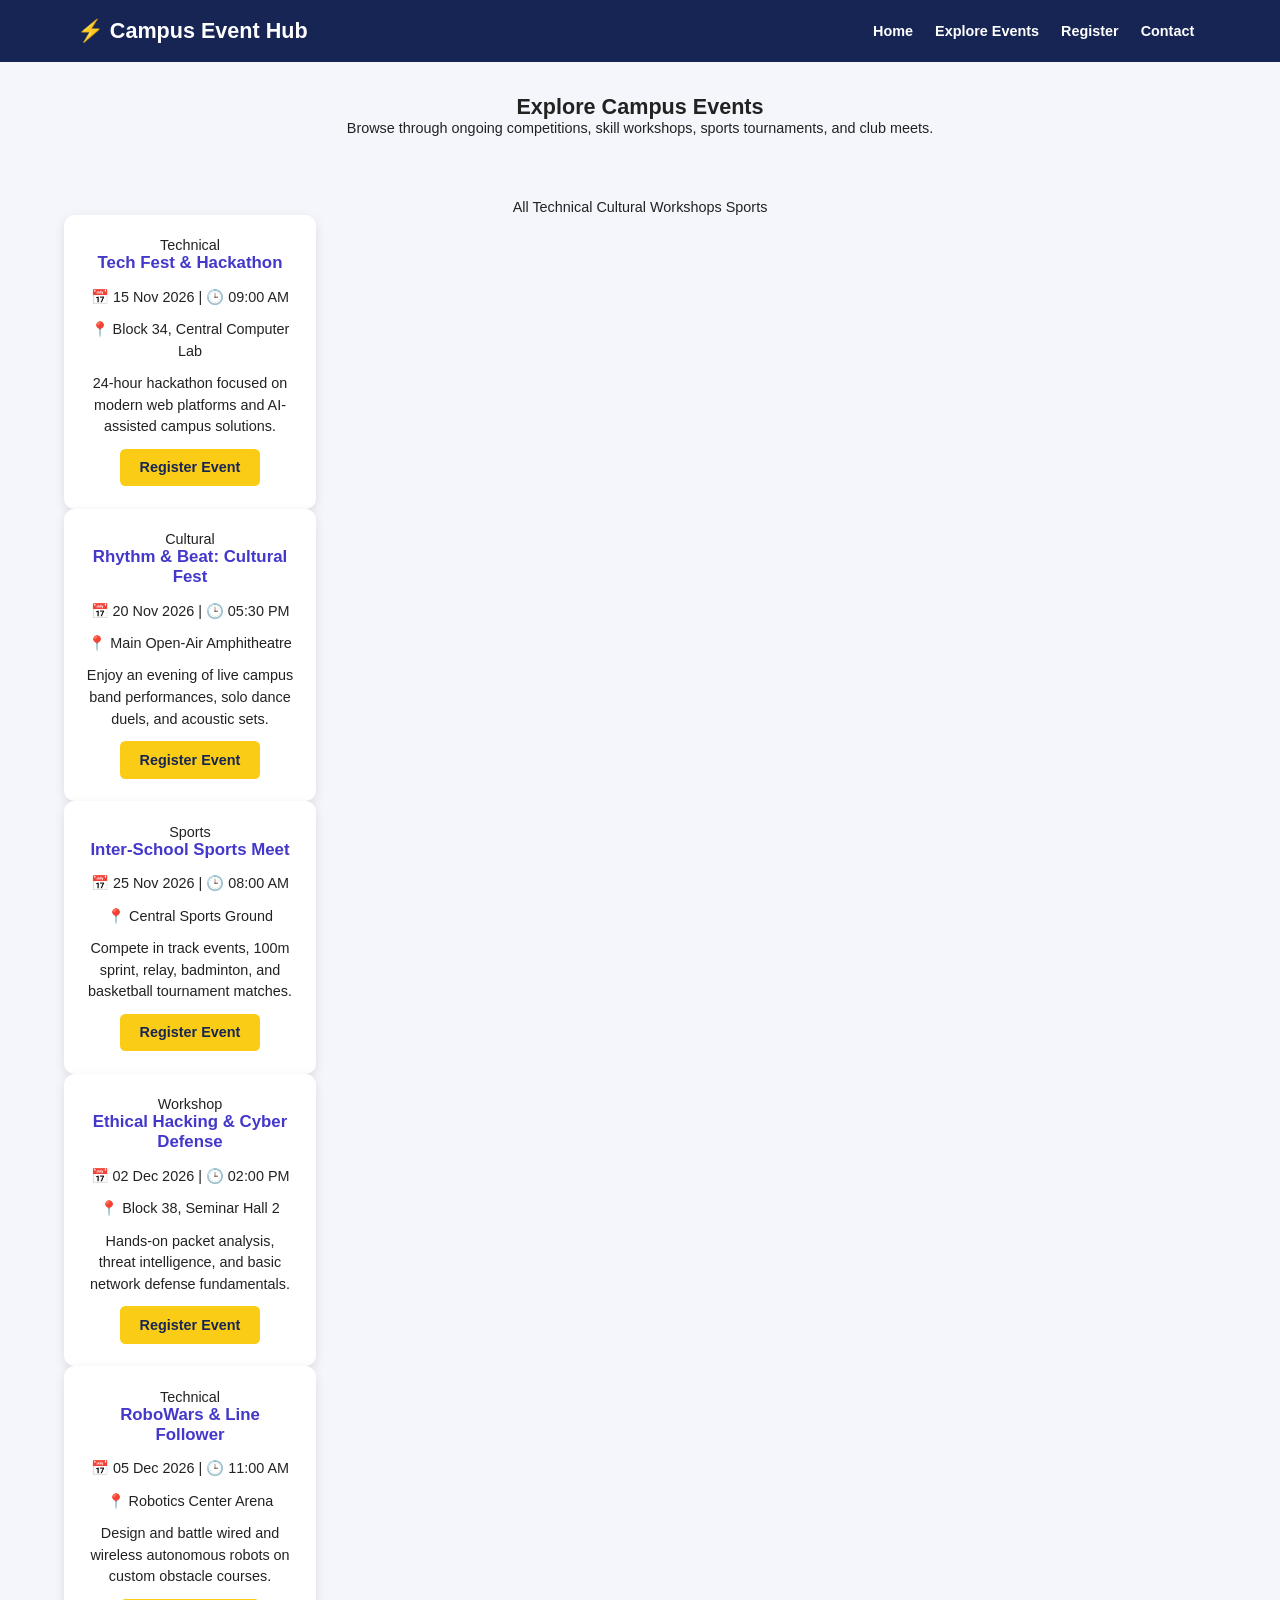
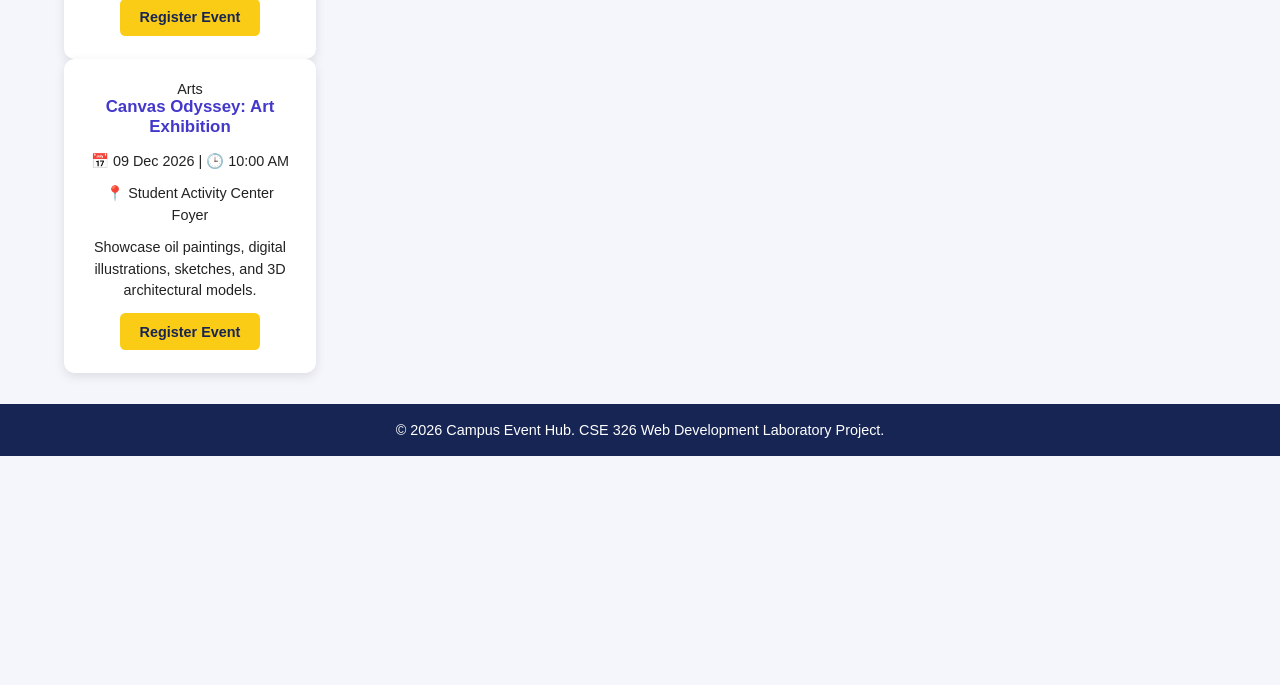
<file: actions/events.html>
<!DOCTYPE html>
<html lang="en">
<head>
    <meta charset="UTF-8">
    <meta name="viewport" content="width=device-width, initial-scale=1.0">
    <title>Campus Event Hub | Explore Events</title>
    <link rel="stylesheet" href="../design/style.css">
</head>
<body>

    <!-- Navigation Bar -->
    <header>
        <h2>⚡ Campus Event Hub</h2>
        <nav>
            <a href="index.html">Home</a>
            <a href="events.html" class="active">Explore Events</a>
            <a href="register.html">Register</a>
            <a href="contact.html">Contact</a>
        </nav>
    </header>

    <!-- Banner -->
    <section class="page-header">
        <h1>Explore Campus Events</h1>
        <p>Browse through ongoing competitions, skill workshops, sports tournaments, and club meets.</p>
    </section>

    <!-- Category Filter Tags -->
    <section class="content-section">
        <div class="tag-container">
            <span class="tag active">All</span>
            <span class="tag">Technical</span>
            <span class="tag">Cultural</span>
            <span class="tag">Workshops</span>
            <span class="tag">Sports</span>
        </div>

        <!-- Event Cards Grid -->
        <div class="event-grid">

            <div class="event-card">
                <span class="category-badge tech">Technical</span>
                <h3>Tech Fest & Hackathon</h3>
                <p class="event-meta">📅 15 Nov 2026 | 🕒 09:00 AM</p>
                <p class="event-meta">📍 Block 34, Central Computer Lab</p>
                <p class="event-desc">24-hour hackathon focused on modern web platforms and AI-assisted campus solutions.</p>
                <a href="register.html" class="btn card-btn">Register Event</a>
            </div>

            <div class="event-card">
                <span class="category-badge cultural">Cultural</span>
                <h3>Rhythm & Beat: Cultural Fest</h3>
                <p class="event-meta">📅 20 Nov 2026 | 🕒 05:30 PM</p>
                <p class="event-meta">📍 Main Open-Air Amphitheatre</p>
                <p class="event-desc">Enjoy an evening of live campus band performances, solo dance duels, and acoustic sets.</p>
                <a href="register.html" class="btn card-btn">Register Event</a>
            </div>

            <div class="event-card">
                <span class="category-badge sports">Sports</span>
                <h3>Inter-School Sports Meet</h3>
                <p class="event-meta">📅 25 Nov 2026 | 🕒 08:00 AM</p>
                <p class="event-meta">📍 Central Sports Ground</p>
                <p class="event-desc">Compete in track events, 100m sprint, relay, badminton, and basketball tournament matches.</p>
                <a href="register.html" class="btn card-btn">Register Event</a>
            </div>

            <div class="event-card">
                <span class="category-badge workshop">Workshop</span>
                <h3>Ethical Hacking & Cyber Defense</h3>
                <p class="event-meta">📅 02 Dec 2026 | 🕒 02:00 PM</p>
                <p class="event-meta">📍 Block 38, Seminar Hall 2</p>
                <p class="event-desc">Hands-on packet analysis, threat intelligence, and basic network defense fundamentals.</p>
                <a href="register.html" class="btn card-btn">Register Event</a>
            </div>

            <div class="event-card">
                <span class="category-badge tech">Technical</span>
                <h3>RoboWars & Line Follower</h3>
                <p class="event-meta">📅 05 Dec 2026 | 🕒 11:00 AM</p>
                <p class="event-meta">📍 Robotics Center Arena</p>
                <p class="event-desc">Design and battle wired and wireless autonomous robots on custom obstacle courses.</p>
                <a href="register.html" class="btn card-btn">Register Event</a>
            </div>

            <div class="event-card">
                <span class="category-badge cultural">Arts</span>
                <h3>Canvas Odyssey: Art Exhibition</h3>
                <p class="event-meta">📅 09 Dec 2026 | 🕒 10:00 AM</p>
                <p class="event-meta">📍 Student Activity Center Foyer</p>
                <p class="event-desc">Showcase oil paintings, digital illustrations, sketches, and 3D architectural models.</p>
                <a href="register.html" class="btn card-btn">Register Event</a>
            </div>

        </div>
    </section>

    <!-- Footer -->
    <footer>
        <p>© 2026 Campus Event Hub. CSE 326 Web Development Laboratory Project.</p>
    </footer>

</body>
</html>
</file>
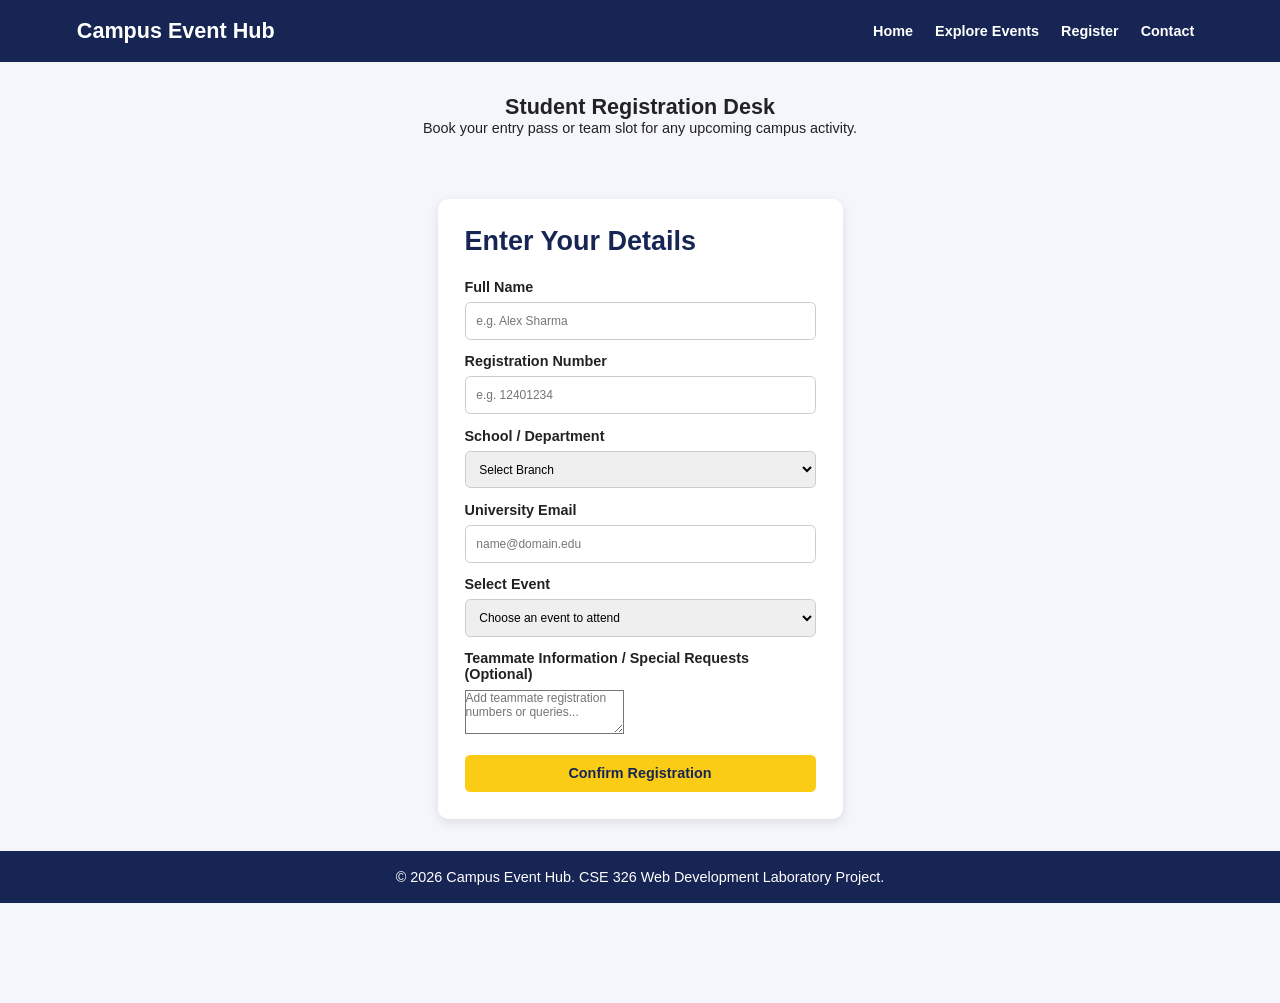
<file: actions/register.html>
<!DOCTYPE html>
<html lang="en">
<head>
    <meta charset="UTF-8">
    <meta name="viewport" content="width=device-width, initial-scale=1.0">
    <title>Campus Event Hub | Registration</title>
    <link rel="stylesheet" href="../design/style.css">
</head>
<body>

    <!-- Navigation Bar -->
    <header>
        <h2> Campus Event Hub</h2>
        <nav>
            <a href="../index.html">Home</a>
            <a href="../actions/events.html">Explore Events</a>
            <a href="../actions/" class="active">Register</a>
            <a href="../actions/contact.html">Contact</a>
        </nav>
    </header>

    <!-- Banner -->
    <section class="page-header">
        <h1>Student Registration Desk</h1>
        <p>Book your entry pass or team slot for any upcoming campus activity.</p>
    </section>

    <!-- Form Section -->
    <section class="content-section">
        <form class="custom-form" action="#" method="POST">
            <h2>Enter Your Details</h2>

            <div class="form-group">
                <label for="fullName">Full Name</label>
                <input type="text" id="fullName" name="fullName" placeholder="e.g. Alex Sharma" required>
            </div>

            <div class="form-row">
                <div class="form-group">
                    <label for="regNo">Registration Number</label>
                    <input type="text" id="regNo" name="regNo" placeholder="e.g. 12401234" required>
                </div>
                <div class="form-group">
                    <label for="department">School / Department</label>
                    <select id="department" name="department" required>
                        <option value="">Select Branch</option>
                        <option value="CSE">Computer Science & Engineering</option>
                        <option value="ECE">Electronics & Communication</option>
                        <option value="MECH">Mechanical Engineering</option>
                        <option value="CIVIL">Civil Engineering</option>
                        <option value="MGMT">Business & Management</option>
                    </select>
                </div>
            </div>

            <div class="form-group">
                <label for="email">University Email</label>
                <input type="email" id="email" name="email" placeholder="name@domain.edu" required>
            </div>

            <div class="form-group">
                <label for="eventSelect">Select Event</label>
                <select id="eventSelect" name="eventSelect" required>
                    <option value="">Choose an event to attend</option>
                    <option value="tech-fest">Tech Fest & Hackathon</option>
                    <option value="cultural-fest">Rhythm & Beat: Cultural Fest</option>
                    <option value="sports-meet">Inter-School Sports Meet</option>
                    <option value="cyber-workshop">Ethical Hacking & Cyber Defense</option>
                    <option value="robowars">RoboWars & Line Follower</option>
                    <option value="art-exhibit">Canvas Odyssey: Art Exhibition</option>
                </select>
            </div>

            <div class="form-group">
                <label for="comments">Teammate Information / Special Requests (Optional)</label>
                <textarea id="comments" name="comments" rows="3" placeholder="Add teammate registration numbers or queries..."></textarea>
            </div>

            <button type="submit" class="btn submit-btn">Confirm Registration</button>
        </form>
    </section>

    <!-- Footer -->
    <footer>
        <p>© 2026 Campus Event Hub. CSE 326 Web Development Laboratory Project.</p>
    </footer>

</body>
</html>
</file>
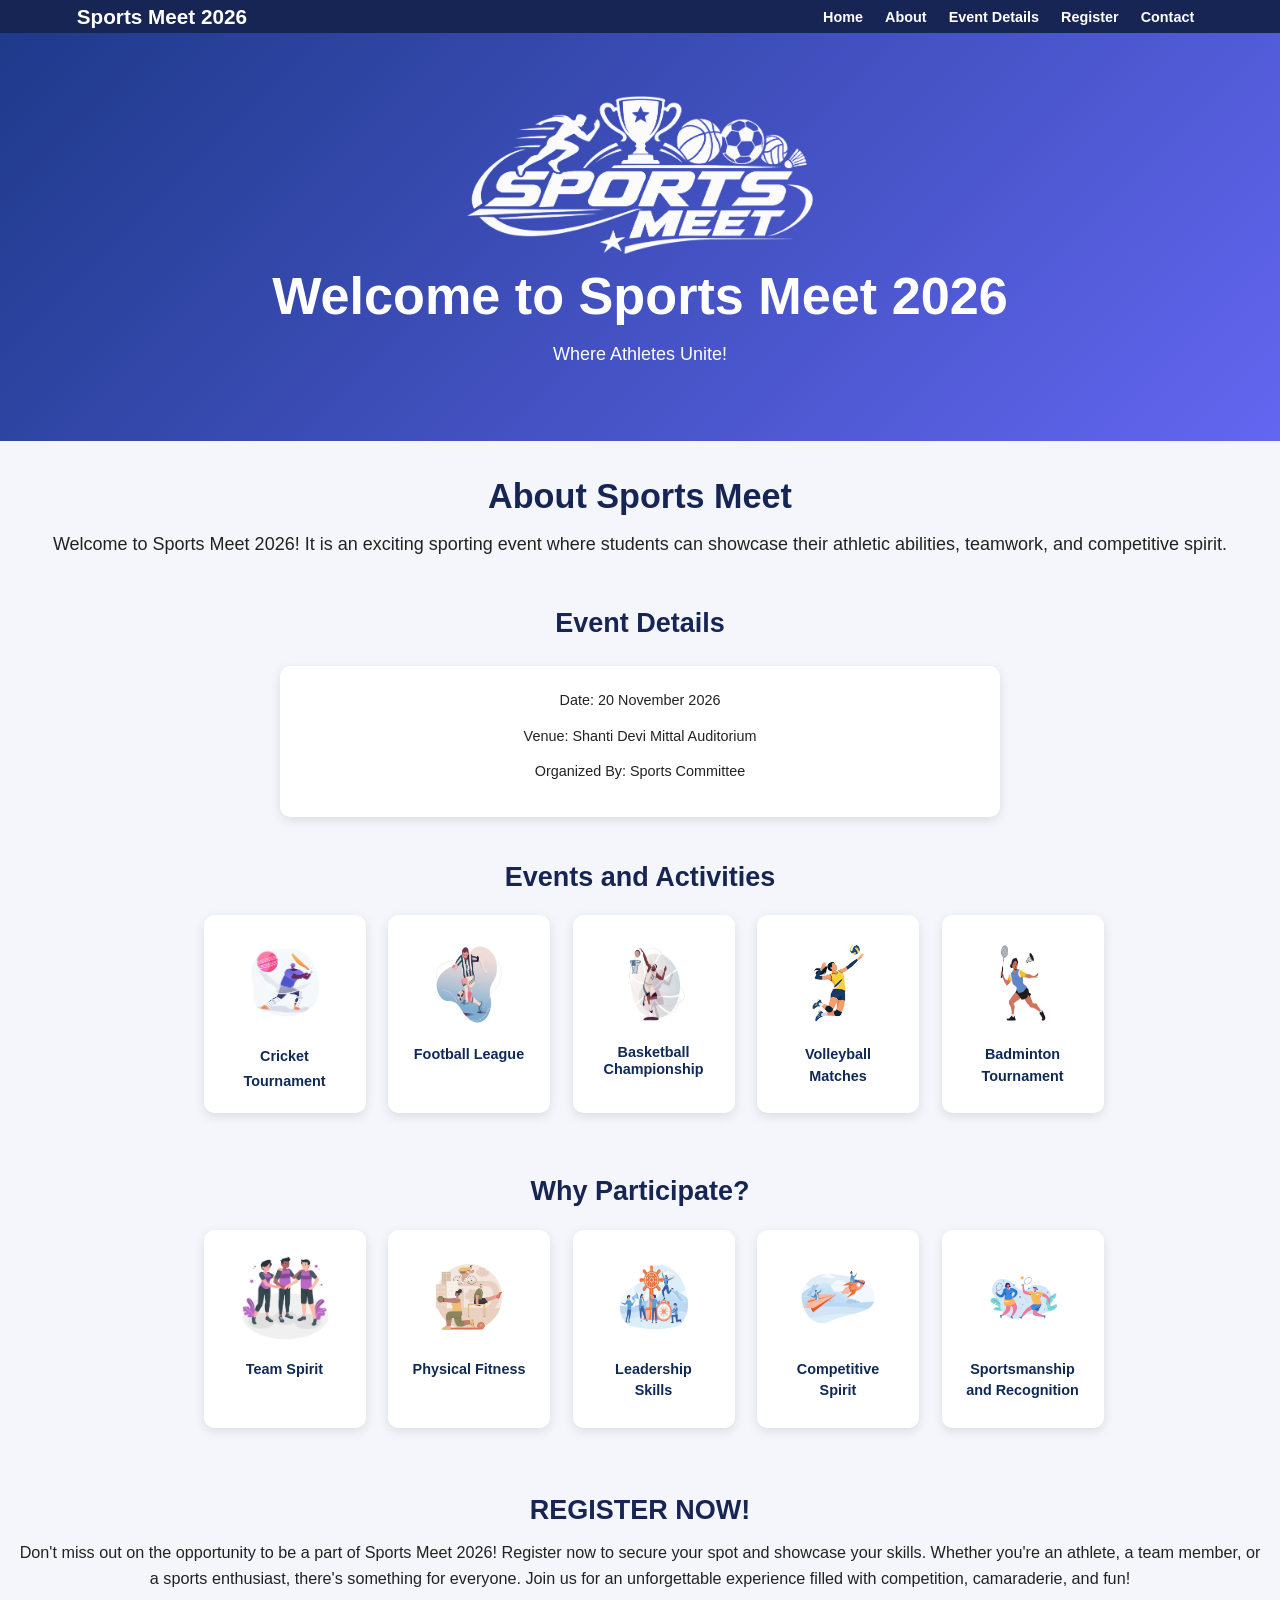
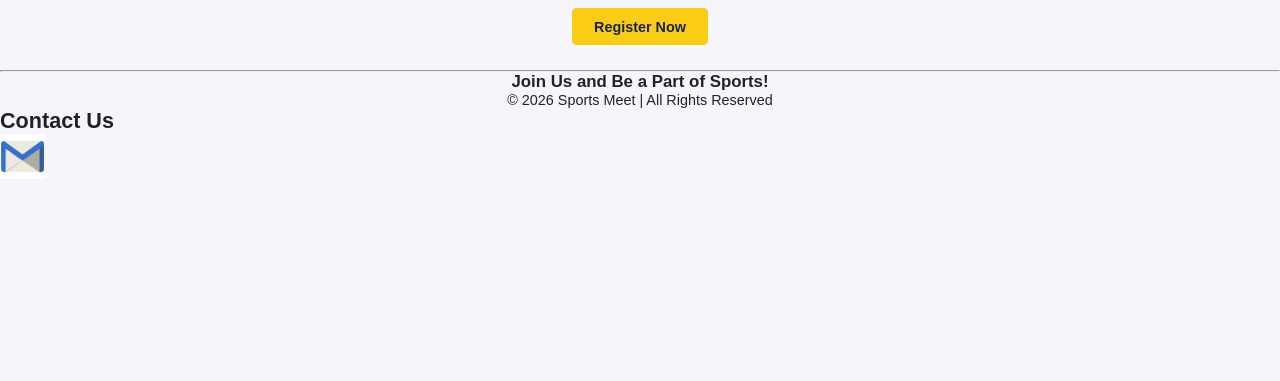
<file: actions/sports.html>
<!DOCTYPE html>
<html>
<head>
    
    <title>Sports Meet 2026</title>
    <link rel="stylesheet" href="../design/sports.css">
</head>

<body>
    <header>
        <h2>Sports Meet 2026</h2>

        <nav>
            <a href="../index.html">Home</a>
            <a href="#about">About</a>
            <a href="#events details">Event Details</a>
            <a href="#register">Register</a>
            <a href="#contact">Contact</a>
        </nav>
    </header>
    <section id="home" class="home">
        <img src="../pictures/logos/slogo.png" alt="Sports Meet Logo" class="img">
        <h1>Welcome to Sports Meet 2026</h1>
        <p>Where Athletes Unite!</p>
    </section>
    <section id="about" class="about">
    <h2>About Sports Meet</h2>
    <p>
       Welcome to Sports Meet 2026! It is an exciting sporting
        event where students can showcase their athletic abilities,
        teamwork, and competitive spirit. 
    </p>
    </section>
    <section id="events details" class="events-details">
    <h2>Event Details</h2>
    <div class="event-details-container">

            <div class="event-card">
                <p>Date: 20 November 2026</p>
                <p>Venue: Shanti Devi Mittal Auditorium</p>
                <p>Organized By: Sports Committee</p>
            </div>
        </div>
    </section>
    <section id="activities" class="activities">
    <h2>Events and Activities</h2>
    <div class="ac-container">

            <div class="cc-card">
                <img src="../assets/pictures/sportspics/cric.avif" alt="Cricket Tournament">
                <p>Cricket Tournament</p>
            </div>
            <div class="rc-card">
                <img src="../assets/pictures/sportspics/footb.jpeg" alt=" Football League">
                <p>Football League</p>
            </div>
            <div class="wdc-card">
                <img src="../assets/pictures/sportspics/bask.jpeg" alt="Basketball Championship">
                <p>Basketball Championship</p>
            </div>
            <div class="gc-card">
                <img src="../assets/pictures/sportspics/voll.jpg" alt="Volleyball Matches">
                <p>Volleyball Matches</p>
            </div>
            <div class="pe-card">
                <img src="../assets/pictures/sportspics/bad.jpg" alt="Badminton Tournament">
                <p>Badminton Tournament</p>
            </div>
        </div>
    </section>
    <section id ="part" class="part">
    <h2>Why Participate?</h2>      
    <div class="part-container">

            <div class="ts-card">
                <img src="../assets/pictures/sportspics/team.png" alt="Team Spirit">
                <p>Team Spirit</p>
            </div>
            <div class="inn-card">
                <img src="../assets/pictures/sportspics/phy.jpeg" alt="physical fitness">
                <p>Physical Fitness</p>
            </div>
            <div class="int-card">
                <img src="../assets/pictures/sportspics/lead.jpg" alt="Leadership Skills">
                <p>Leadership Skills</p>
            </div>
            <div class="win-card">
                <img src="../assets/pictures/sportspics/comp.jpeg" alt="Competitive Spirit">
                <p>Competitive Spirit</p>
            </div>
            <div class="win-card">
                <img src="../assets/pictures/sportspics/sp.jpg" alt="Sportsmanship and Recognition">
                <p>Sportsmanship and Recognition</p>
            </div>
        </div>
    </section>
    </body>
    <section id="register" class="register">
    <h2>REGISTER NOW!</h2>
    <p>Don't miss out on the opportunity to be a part of Sports Meet 2026! Register now to secure your spot and showcase your skills. Whether you're an athlete, a team member, or a sports enthusiast, there's something for everyone. Join us for an unforgettable experience filled with competition, camaraderie, and fun!</p>
    <a href="../actions/register.html" class="btn">Register Now</a>
    </section>
    <hr>
    <h3 align="center">Join Us and Be a Part of Sports!</h3>

    <p align="center">
        © 2026 Sports Meet | All Rights Reserved
    </p>
    <section id="contact">
    <h2>Contact Us</h2>
    
    <a href="https://mail.google.com/mail/?view=cm&to=contact.sportsmeet2026@gmail.com" target="_blank">
    <img src="../pictures/logos/mail.png" alt="Email Icon" width="50" height="50">
    </a>
</body>
</html>
</file>
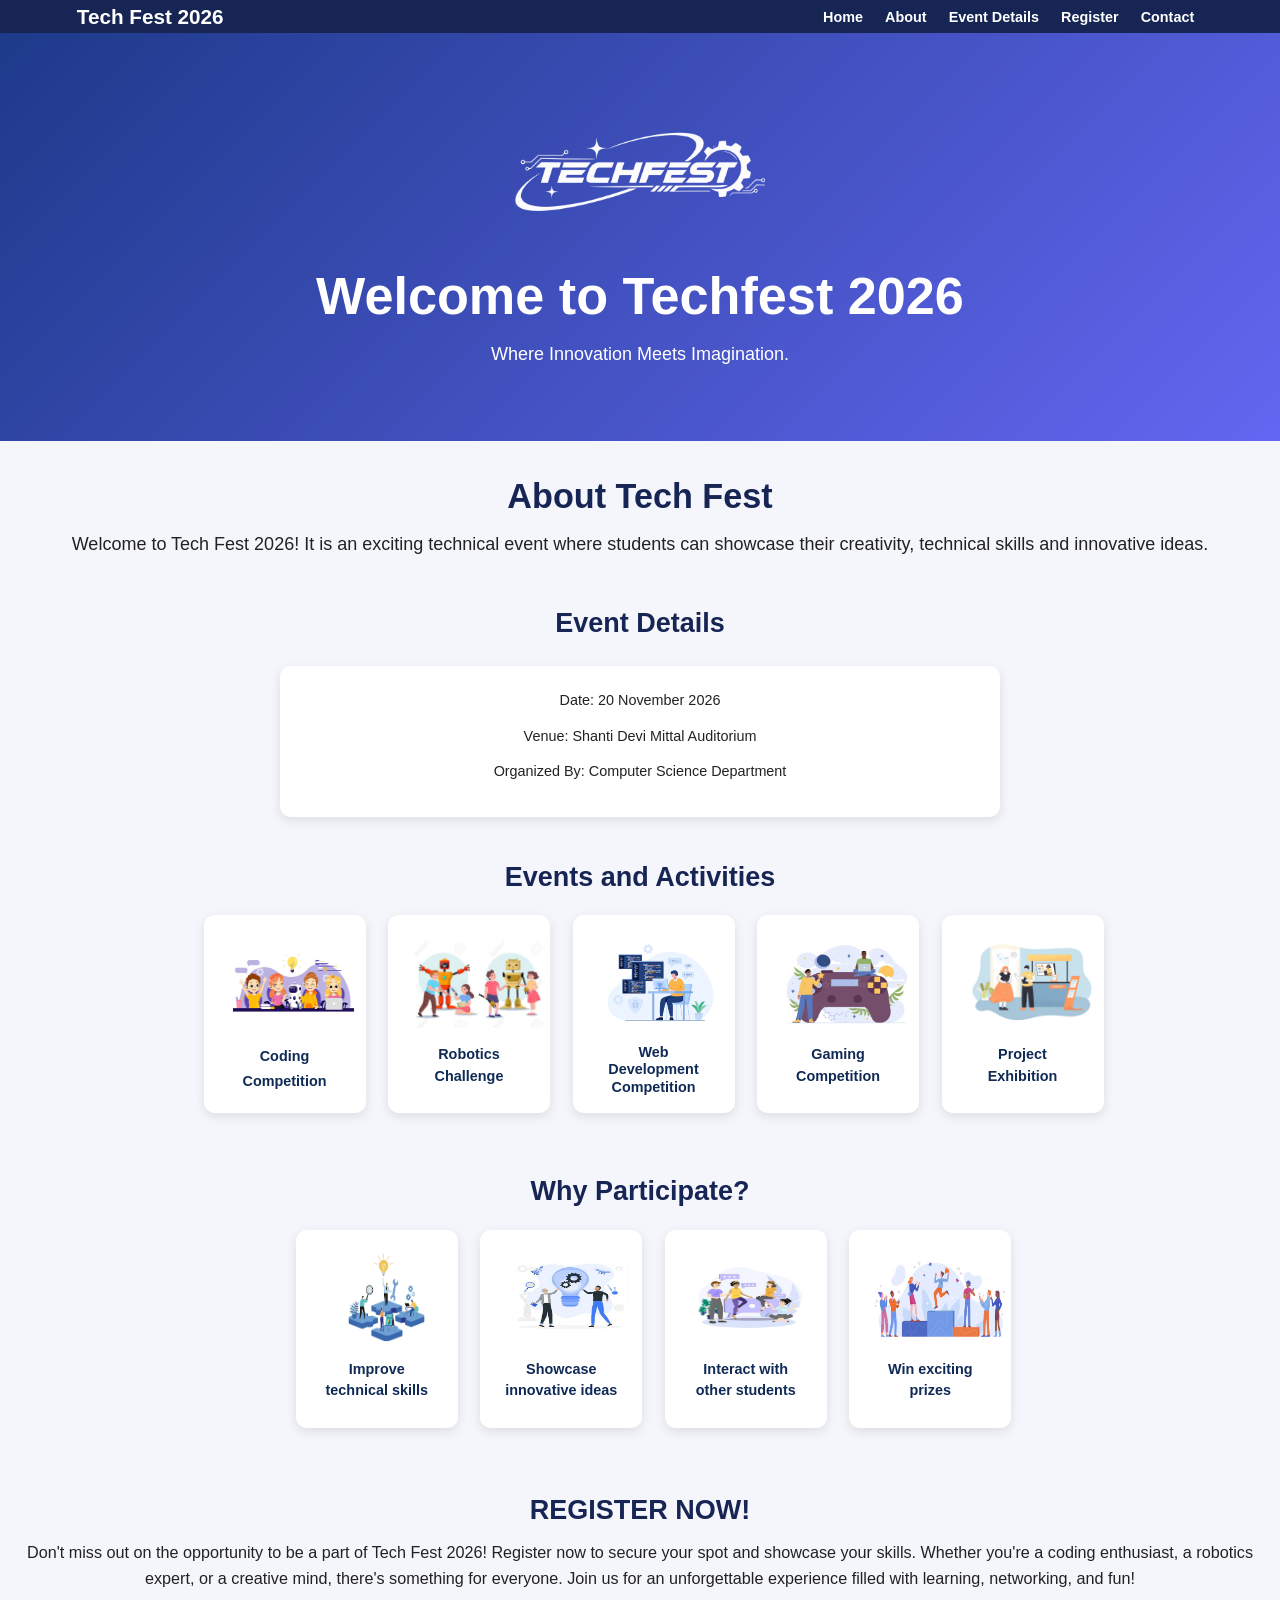
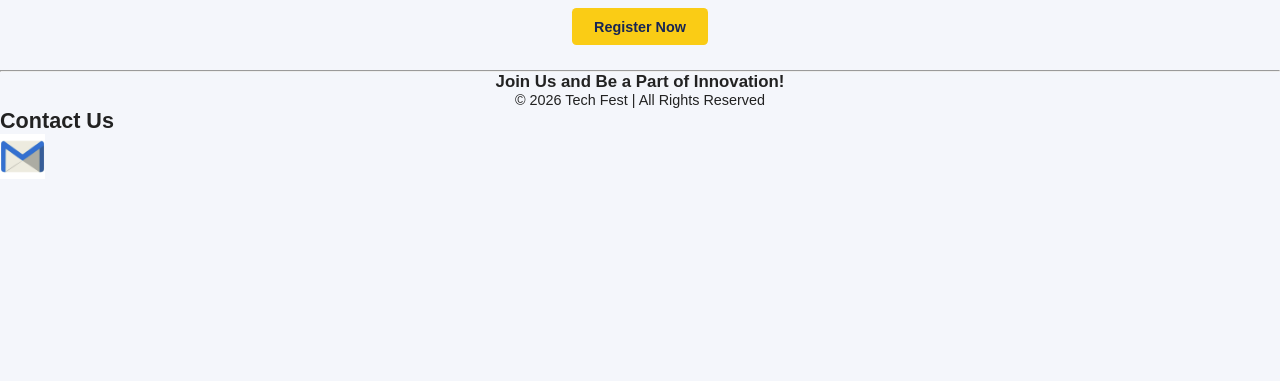
<file: actions/techfest.html>
<!DOCTYPE html>
<html>
<head>
    
    <title>Tech Fest 2026</title>
    <link rel="stylesheet" href="../design/techfest.css">
</head>

<body>
    <header>
        <h2>Tech Fest 2026</h2>

        <nav>
            <a href="../index.html">Home</a>
            <a href="#about">About</a>
            <a href="#events details">Event Details</a>
            <a href="#register">Register</a>
            <a href="#contact">Contact</a>
        </nav>
    </header>
    <section id="home" class="home">
        <img src="../pictures/logos/logo.png" alt="Tech Fest Logo" class="img">
        <h1>Welcome to Techfest 2026</h1>
        <p>Where Innovation Meets Imagination.</p>
    </section>
    <section id="about" class="about">
    <h2>About Tech Fest</h2>
    <p>
       Welcome to Tech Fest 2026! It is an exciting technical
        event where students can showcase their creativity,
        technical skills and innovative ideas. 
    </p>
    </section>
    <section id="events details" class="events-details">
    <h2>Event Details</h2>
    <div class="event-details-container">

            <div class="event-card">
                <p>Date: 20 November 2026</p>
                <p>Venue: Shanti Devi Mittal Auditorium</p>
                <p>Organized By: Computer Science Department</p>
            </div>
        </div>
    </section>
    <section id="activities" class="activities">
    <h2>Events and Activities</h2>
    <div class="ac-container">

            <div class="cc-card">
                <img src="../assets/pictures/techfestpics/cc.jpg" alt="Coding Competition">
                <p>Coding Competition</p>
            </div>
            <div class="rc-card">
                <img src="../assets/pictures/techfestpics/rc.jpeg" alt="Robotics Challenge">
                <p>Robotics Challenge</p>
            </div>
            <div class="wdc-card">
                <img src="../assets/pictures/techfestpics/wdc.jpg" alt="Web Development Competition">
                <p>Web Development Competition</p>
            </div>
            <div class="gc-card">
                <img src="../assets/pictures/techfestpics/gc.webp" alt="Gaming Competition">
                <p>Gaming Competition</p>
            </div>
            <div class="pe-card">
                <img src="../assets/pictures/techfestpics/pe.jpg" alt="Project Exhibition">
                <p>Project Exhibition</p>
            </div>
        </div>
    </section>
    <section id ="part" class="part">
    <h2>Why Participate?</h2>      
    <div class="part-container">

            <div class="ts-card">
                <img src="../assets/pictures/techfestpics/ts.jpeg" alt="Improve technical skills">
                <p>Improve technical skills</p>
            </div>
            <div class="inn-card">
                <img src="../assets/pictures/techfestpics/inn.jpeg" alt="Showcase innovative ideas">
                <p>Showcase innovative ideas</p>
            </div>
            <div class="int-card">
                <img src="../assets/pictures/techfestpics/int.jpeg" alt="Interact with other students">
                <p>Interact with other students</p>
            </div>
            <div class="win-card">
                <img src="../assets/pictures/techfestpics/win.jpeg" alt="Win exciting prizes">
                <p>Win exciting prizes</p>
            </div>
        </div>
    </section>
    </body>
    <section id="register" class="register">
    <h2>REGISTER NOW!</h2>
    <p>Don't miss out on the opportunity to be a part of Tech Fest 2026! Register now to secure your spot and showcase your skills. Whether you're a coding enthusiast, a robotics expert, or a creative mind, there's something for everyone. Join us for an unforgettable experience filled with learning, networking, and fun!</p>
    <a href="../actions/register.html" class="btn">Register Now</a>
    </section>
    <hr>
    <h3 align="center">Join Us and Be a Part of Innovation!</h3>

    <p align="center">
        © 2026 Tech Fest | All Rights Reserved
    </p>
    <section id="contact">
    <h2>Contact Us</h2>
    
    <a href="https://mail.google.com/mail/?view=cm&to=contact.techfest2026@gmail.com" target="_blank">
    <img src="../pictures/logos/mail.png" alt="Email Icon" width="50" height="50">
    </a>
</body>
</html>
</file>
<file: design/style.css>
/* General Styling */
* {
    margin: 0;
    padding: 0;
    box-sizing: border-box;
    font-family: Arial, sans-serif;
}

body {
    background-color: #f4f6fb;
    color: #222;
    zoom: 90%;
}

/* Navigation Bar */
header {
    background-color: #172554;
    color: white;
    padding: 20px 6%;
    display: flex;
    justify-content: space-between;
    align-items: center;
    flex-wrap: wrap;
    gap: 15px;
}

nav a {
    color: white;
    text-decoration: none;
    margin: 10px;
    font-weight: bold;
}

nav a:hover {
    color: #facc15;
}

/* Home Section */
.hero {
    background: linear-gradient(135deg, #1e3a8a, #6366f1);
    color: white;
    text-align: center;
    padding: 55px 20px;
}

.hero h1 {
    font-size: 38px;
    margin-bottom: 20px;
}

.hero p {
    margin-bottom: 30px;
    font-size: 18px;
}

/* Buttons */
.btn {
    display: inline-block;
    background-color: #facc15;
    color: #172554;
    padding: 12px 22px;
    text-decoration: none;
    border-radius: 6px;
    font-weight: bold;
}

.btn:hover {
    background-color: #eab308;
}

/* Common Sections */
section {
    padding: 35px 5%;
    text-align: center;
}

section h2 {
    color: #172554;
    margin-bottom: 25px;
    font-size: 30px;
}

#about p {
    line-height: 1.8;
    max-width: 750px;
    margin: auto;
}

/* Event Cards */
.event-container {
    display: flex;
    justify-content: center;
    flex-wrap: wrap;
    gap: 25px;
}

.event-card {
    background-color: white;
    width: 280px;
    padding: 25px;
    border-radius: 12px;
    box-shadow: 0 4px 12px rgba(0,0,0,0.1);
}

.event-card h3 {
    color: #4338ca;
    margin-bottom: 15px;
}

.event-card p {
    margin-bottom: 12px;
    line-height: 1.5;
}

/* Registration Form */
form {
    background-color: white;
    max-width: 450px;
    margin: auto;
    padding: 30px;
    border-radius: 12px;
    box-shadow: 0 4px 12px rgba(0,0,0,0.1);
    text-align: left;
}

form label {
    display: block;
    margin: 15px 0 8px;
    font-weight: bold;
}

form input,
form select {
    width: 100%;
    padding: 12px;
    border: 1px solid #ccc;
    border-radius: 6px;
}

form button {
    width: 100%;
    margin-top: 20px;
    padding: 13px;
    background-color: #172554;
    color: white;
    border: none;
    border-radius: 6px;
    font-size: 16px;
    cursor: pointer;
}

/* Contact Section */
#contact {
    background-color: #e0e7ff;
    line-height: 2;
}

/* Footer */
footer {
    background-color: #172554;
    color: white;
    text-align: center;
    padding: 20px;
}

/* Mobile Responsive Design */
@media (max-width: 600px) {
    header {
        flex-direction: column;
    }

    nav {
        text-align: center;
    }

    .hero h1 {
        font-size: 30px;
        margin-bottom: 20px;
    }

    section {
        padding: 40px 5%;
    }
}
</file>
<file: cfest.css>
/* General Styling */
* {
    margin: 0;
    padding: 0;
    box-sizing: border-box;
    font-family: Arial, sans-serif;
}

body {
    background-color: #f4f6fb;
    color: #222;
    zoom: 90%;
}

/* Navigation */
header {
    h2{
        font-size: 23px;
        color: white;
    }
    background-color: #172554;
    color: white;
    padding: 5px 6%;
    display: flex;
    justify-content: space-between;
    align-items: center;
    flex-wrap: wrap;
    gap: 15px;
}
nav a {
    color: white;
    text-decoration: none;
    margin: 10px;
    font-weight: bold;
}
nav a:hover{
    color: #facc15;
}
/* Home Section */
.img{
    width: 100% 200px;
    height: 200px;
    object-fit: cover;
    align-items: left;
}
.home {
    background: linear-gradient(135deg, #1e3a8a, #6366f1);
    color: white;
    text-align: center;
    padding: 55px 20px;
}
nav a:hover {
    color: #facc15;
}

.home h1 {
    font-size: 58px;
    margin-bottom: 20px;
}

.home p {
    margin-bottom: 30px;
    font-size: 20px;
}
/* About Section */
.about {
    padding: 40px 20px;
    text-align: Center;
}
.about h2 {
     color: #172554;
    font-size: 38px;
    margin-bottom: 15px;
}
.about p{
    font-size: 20px;
    line-height: 1.6;
}
/* Event Details Section */

.events-details {
    padding: 15px 40px;
    text-align: center;
}
.events-details h2 {
     color: #172554;
    margin-bottom: 10px;
    font-size: 30px;
}
.event-details-container {
    display: flex;
    justify-content: center;
    align-items: center;
    flex-wrap: wrap;
    gap: 25px;
    margin-top: 30px;
}

.event-card {
    background-color: white;
    width: 800px;
    padding: 25px;
    border-radius: 12px;
    text-align: center;
    box-shadow: 0 4px 12px rgba(0,0,0,0.1);
}
.event-card h3 {
    color: #4338ca;
    margin-bottom: 15px;
}

.event-card p {
    margin-bottom: 12px;
    line-height: 1.7;
}
.activities {
    padding: 35px 5%;
    text-align: center;
}
.activities h2{
    color: #172554;
    margin-bottom: 25px;
    font-size: 30px;

}

.ac-container {
    display: flex;
    justify-content: center;
    align-items: center;
    gap: 25px;
    padding-left: 30px;
}
.cc-card {
    transition: transform 0.3s ease;
}

.cc-card:hover {
    transform: scale(1.05);
}

.cc-card {
    background-color: white;
    width: 180px;
    height: 220px;
    padding: 25px;
    border-radius: 12px;
    text-align: center;
    box-shadow: 0 4px 12px rgba(0,0,0,0.1);
    margin: 0;
}
.cc-card img {
    align-items: center;
    width: 100px;
    height: 100px;
    margin-bottom: 15px;
}
.cc-card h3 {
    color: #4338ca;
    font-size: 40px;
    margin-bottom: 15px;
}

.cc-card p {
     color: #102a56;
    font-family: Arial;
    font-size: 16px;
    text-align: center;
    font-weight: bold;
    margin-bottom: 15px;
    line-height: 1.7;
}
.rc-card {
    background-color: white;
    width: 180px;
    height: 220px;
    padding: 25px;
    border-radius: 12px;
    text-align: center;
    box-shadow: 0 4px 12px rgba(0,0,0,0.1);
    margin: 0;
}
.rc-card img {
    align-items: center;
    width: 100px;
    height: 100px;
    margin-bottom: 15px;
}
.rc-card h3 {
    color: #4338ca;
    font-size: 40px;
    margin-bottom: 15px;
}

.rc-card p {
     color: #102a56;
    font-family: Arial;
    font-size: 16px;
    text-align: center;
    font-weight: bold;
    line-height: 1.5;
}
.rc-card {
    transition: transform 0.3s ease;
}

.rc-card:hover {
    transform: scale(1.05);
}

.wdc-card {
    background-color: white;
    width: 180px;
    height: 220px;
    padding: 25px;
    border-radius: 12px;
    text-align: center;
    box-shadow: 0 4px 12px rgba(0,0,0,0.1);
    margin: 0;
}
.wdc-card img {
    align-items: center;
    width: 100px;
    height: 100px;
    margin-bottom: 15px;
}
.wdc-card h3 {
    color: #4338ca;
    font-size: 20px;
    margin-bottom: 15px;
}

.wdc-card p {
     color: #102a56;
    font-family: Arial;
    font-size: 16px;
    text-align: center;
    font-weight: bold;
    margin-bottom: 15px;
    line-height: 1.2;
}
.wdc-card {
    transition: transform 0.3s ease;
}

.wdc-card:hover {
    transform: scale(1.05);
}

.gc-card {
    background-color: white;
    width: 180px;
    height: 220px;
    padding: 25px;
    border-radius: 12px;
    text-align: center;
    box-shadow: 0 4px 12px rgba(0,0,0,0.1);
    margin: 0;
}
.gc-card img {
    align-items: center;
    width: 100px;
    height: 100px;
    margin-bottom: 15px;
}
.gc-card h3 {
    color: #4338ca;
    font-size: 40px;
    margin-bottom: 15px;
}

.gc-card p {
     color: #102a56;
    font-family: Arial;
    font-size: 16px;
    text-align: center;
    font-weight: bold;
    line-height: 1.5;
}
.gc-card {
    transition: transform 0.3s ease;
}

.gc-card:hover {
    transform: scale(1.05);
}

.pe-card {
    background-color: white;
    width: 180px;
    height: 220px;
    padding: 25px;
    border-radius: 12px;
    text-align: center;
    box-shadow: 0 4px 12px rgba(0,0,0,0.1);
    margin: 0;
}
.pe-card img {
    align-items: center;
    width: 100px;
    height: 100px;
    margin-bottom: 15px;
}
.pe-card h3 {
    color: #4338ca;
    font-size: 40px;
    margin-bottom: 15px;
}

.pe-card p {
     color: #102a56;
    font-family: Arial;
    font-size: 16px;
    text-align: center;
    font-weight: bold;
    line-height: 1.5;
}
.pe-card {
    transition: transform 0.3s ease;
}

.pe-card:hover {
    transform: scale(1.05);
}
.part-container {
    display: flex;
    justify-content: center;
    align-items: center;
    gap: 25px;
    padding-left: 30px;
}
.part{
    padding: 35px 5%;
    text-align: center;
}
.part h2{
    color: #172554;
    margin-bottom: 25px;
    font-size: 30px;
    font-weight: bold;
}
.ts-card {
    background-color: white;
    width: 180px;
    height: 220px;
    padding: 25px;
    border-radius: 12px;
    text-align: center;
    box-shadow: 0 4px 12px rgba(0,0,0,0.1);
    margin: 0;
}
.ts-card img {
    align-items: center;
    width: 100px;
    height: 100px;
    margin-bottom: 15px;
}
.ts-card h3 {
    color: #4338ca;
    font-size: 40px;
    margin-bottom: 15px;
}

.ts-card p {
     color: #102a56;
    font-family: Arial;
    font-size: 16px;
    text-align: center;
    font-weight: bold;
    line-height: 1.5;
}
.ts-card {
    transition: transform 0.3s ease;
}

.ts-card:hover {
    transform: scale(1.05);
}
.inn-card {
    background-color: white;
    width: 180px;
    height: 220px;
    padding: 25px;
    border-radius: 12px;
    text-align: center;
    box-shadow: 0 4px 12px rgba(0,0,0,0.1);
    margin: 0;
}
.inn-card img {
    align-items: center;
    width: 100px;
    height: 100px;
    margin-bottom: 15px;
}
.inn-card h3 {
    color: #4338ca;
    font-size: 40px;
    margin-bottom: 15px;
}

.inn-card p {
     color: #102a56;
    font-family: Arial;
    font-size: 16px;
    text-align: center;
    font-weight: bold;
    line-height: 1.5;
}
.inn-card {
    transition: transform 0.3s ease;
}

.inn-card:hover {
    transform: scale(1.05);
}
.int-card {
    background-color: white;
    width: 180px;
    height: 220px;
    padding: 25px;
    border-radius: 12px;
    text-align: center;
    box-shadow: 0 4px 12px rgba(0,0,0,0.1);
    margin: 0;
}
.int-card img {
    align-items: center;
    width: 100px;
    height: 100px;
    margin-bottom: 15px;
}
.int-card h3 {
    color: #4338ca;
    font-size: 40px;
    margin-bottom: 15px;
}

.int-card p {
     color: #102a56;
    font-family: Arial;
    font-size: 16px;
    text-align: center;
    font-weight: bold;
    line-height: 1.5;
}
.int-card {
    transition: transform 0.3s ease;
}

.int-card:hover {
    transform: scale(1.05);
}
.win-card {
    background-color: white;
    width: 180px;
    height: 220px;
    padding: 25px;
    border-radius: 12px;
    text-align: center;
    box-shadow: 0 4px 12px rgba(0,0,0,0.1);
    margin: 0;
}
.win-card img {
    align-items: center;
    width: 100px;
    height: 100px;
    margin-bottom: 15px;
}
.win-card h3 {
    color: #4338ca;
    font-size: 40px;
    margin-bottom: 15px;
}

.win-card p {
     color: #102a56;
    font-family: Arial;
    font-size: 16px;
    text-align: center;
    font-weight: bold;
    line-height: 1.5;
}
.win-card {
    transition: transform 0.3s ease;
}

.win-card:hover {
    transform: scale(1.05);
}
/* Registration Section */
.register {
    padding: 40px 20px;
    text-align: center;
}
.register h2 {
     color: #172554;
    font-size: 30px;
    margin-bottom: 15px;
}
.register p{
    font-size: 18px;
    line-height: 1.6;
    margin-bottom: 30px;
}



/* Registration Button */
.btn {
    background-color: #facc15;
    color: #172554;
    padding: 12px 25px;
    text-decoration: none;
    border-radius: 5px;
    font-weight: bold;
    margin-top: 30px;
    margin-bottom: 30px;
}

.btn:hover {
    background-color: #facc15;
}

/* Footer */
footer {
    background-color: #586baa;
    color: rgb(183, 204, 243);
    text-align: center;
    padding: 15px;
    margin-top: 30px;
}
</file>
<file: confirmation.css>
* {
    margin: 0;
    padding: 0;
    box-sizing: border-box;
}

body {
    font-family: Arial, sans-serif;
    background: #f3f6fb;
    color: #102b4e;
}

header {
    background: #0b2342;
    padding: 20px 8%;
    display: flex;
    justify-content: space-between;
    align-items: center;
}

header h2 {
    color: white;
    font-size: 24px;
}

header h2 span {
    color: #f4c542;
}

header a {
    color: white;
    text-decoration: none;
    font-size: 14px;
}

header a:hover {
    color: #f4c542;
}

.success-container {
    min-height: calc(100vh - 125px);
    display: flex;
    align-items: center;
    justify-content: center;
    padding: 40px 20px;
}

.success-card {
    width: 100%;
    max-width: 600px;
    background: white;
    padding: 45px;
    border-radius: 16px;
    text-align: center;
    box-shadow: 0 12px 35px rgba(11, 35, 66, 0.09);
    border-top: 5px solid #f4c542;
}

.success-icon {
    width: 75px;
    height: 75px;
    margin: 0 auto 22px;
    background: #edf4fb;
    color: #174f83;
    border-radius: 50%;
    display: flex;
    align-items: center;
    justify-content: center;
    font-size: 40px;
    font-weight: bold;
}

.small-heading {
    color: #b38a16;
    font-size: 12px;
    font-weight: bold;
    letter-spacing: 2px;
}

.success-card h1 {
    color: #0b2342;
    font-size: 38px;
    margin: 14px 0;
}

.message {
    color: #68788d;
    line-height: 1.8;
    font-size: 15px;
    margin-bottom: 28px;
}

.details-box {
    background: #f3f6fb;
    padding: 23px;
    border-radius: 10px;
    text-align: left;
    margin-bottom: 28px;
}

.details-box h3 {
    color: #174f83;
    margin-bottom: 15px;
}

.details-box p {
    color: #52647a;
    font-size: 14px;
    margin: 12px 0;
    line-height: 1.5;
}

.home-btn {
    display: inline-block;
    background: #f4c542;
    color: #0b2342;
    text-decoration: none;
    padding: 14px 28px;
    border-radius: 7px;
    font-weight: bold;
    transition: 0.3s;
}

.home-btn:hover {
    background: #e5b52e;
    transform: translateY(-2px);
}

.bottom-text {
    color: #8a98a9;
    font-size: 11px;
    letter-spacing: 2px;
    margin-top: 28px;
}

footer {
    background: #0b2342;
    color: #d5dfeb;
    text-align: center;
    padding: 18px;
    font-size: 12px;
}

@media (max-width: 500px) {
    .success-card {
        padding: 28px 20px;
    }

    .success-card h1 {
        font-size: 30px;
    }
}
</file>
<file: sports.css>
/* General Styling */
* {
    margin: 0;
    padding: 0;
    box-sizing: border-box;
    font-family: Arial, sans-serif;
}

body {
    background-color: #f4f6fb;
    color: #222;
    zoom: 90%;
}

/* Navigation */
header {
    h2{
        font-size: 23px;
        color: white;
    }
    background-color: #172554;
    color: white;
    padding: 5px 6%;
    display: flex;
    justify-content: space-between;
    align-items: center;
    flex-wrap: wrap;
    gap: 15px;
}
nav a {
    color: white;
    text-decoration: none;
    margin: 10px;
    font-weight: bold;
}
nav a:hover{
    color: #facc15;
}
/* Home Section */
.img{
    width: 100% 200px;
    height: 200px;
    object-fit: cover;
    align-items: left;
}
.home {
    background: linear-gradient(135deg, #1e3a8a, #6366f1);
    color: white;
    text-align: center;
    padding: 55px 20px;
}
nav a:hover {
    color: #facc15;
}

.home h1 {
    font-size: 58px;
    margin-bottom: 20px;
}

.home p {
    margin-bottom: 30px;
    font-size: 20px;
}
/* About Section */
.about {
    padding: 40px 20px;
    text-align: Center;
}
.about h2 {
     color: #172554;
    font-size: 38px;
    margin-bottom: 15px;
}
.about p{
    font-size: 20px;
    line-height: 1.6;
}
/* Event Details Section */

.events-details {
    padding: 15px 40px;
    text-align: center;
}
.events-details h2 {
     color: #172554;
    margin-bottom: 10px;
    font-size: 30px;
}
.event-details-container {
    display: flex;
    justify-content: center;
    align-items: center;
    flex-wrap: wrap;
    gap: 25px;
    margin-top: 30px;
}

.event-card {
    background-color: white;
    width: 800px;
    padding: 25px;
    border-radius: 12px;
    text-align: center;
    box-shadow: 0 4px 12px rgba(0,0,0,0.1);
}
.event-card h3 {
    color: #4338ca;
    margin-bottom: 15px;
}

.event-card p {
    margin-bottom: 12px;
    line-height: 1.7;
}
.activities {
    padding: 35px 5%;
    text-align: center;
}
.activities h2{
    color: #172554;
    margin-bottom: 25px;
    font-size: 30px;

}

.ac-container {
    display: flex;
    justify-content: center;
    align-items: center;
    gap: 25px;
    padding-left: 30px;
}
.cc-card {
    transition: transform 0.3s ease;
}

.cc-card:hover {
    transform: scale(1.05);
}

.cc-card {
    background-color: white;
    width: 180px;
    height: 220px;
    padding: 25px;
    border-radius: 12px;
    text-align: center;
    box-shadow: 0 4px 12px rgba(0,0,0,0.1);
    margin: 0;
}
.cc-card img {
    align-items: center;
    width: 100px;
    height: 100px;
    margin-bottom: 15px;
}
.cc-card h3 {
    color: #4338ca;
    font-size: 40px;
    margin-bottom: 15px;
}

.cc-card p {
     color: #102a56;
    font-family: Arial;
    font-size: 16px;
    text-align: center;
    font-weight: bold;
    margin-bottom: 15px;
    line-height: 1.7;
}
.rc-card {
    background-color: white;
    width: 180px;
    height: 220px;
    padding: 25px;
    border-radius: 12px;
    text-align: center;
    box-shadow: 0 4px 12px rgba(0,0,0,0.1);
    margin: 0;
}
.rc-card img {
    align-items: center;
    width: 100px;
    height: 100px;
    margin-bottom: 15px;
}
.rc-card h3 {
    color: #4338ca;
    font-size: 40px;
    margin-bottom: 15px;
}

.rc-card p {
     color: #102a56;
    font-family: Arial;
    font-size: 16px;
    text-align: center;
    font-weight: bold;
    line-height: 1.5;
}
.rc-card {
    transition: transform 0.3s ease;
}

.rc-card:hover {
    transform: scale(1.05);
}

.wdc-card {
    background-color: white;
    width: 180px;
    height: 220px;
    padding: 25px;
    border-radius: 12px;
    text-align: center;
    box-shadow: 0 4px 12px rgba(0,0,0,0.1);
    margin: 0;
}
.wdc-card img {
    align-items: center;
    width: 100px;
    height: 100px;
    margin-bottom: 15px;
}
.wdc-card h3 {
    color: #4338ca;
    font-size: 20px;
    margin-bottom: 15px;
}

.wdc-card p {
     color: #102a56;
    font-family: Arial;
    font-size: 16px;
    text-align: center;
    font-weight: bold;
    margin-bottom: 15px;
    line-height: 1.2;
}
.wdc-card {
    transition: transform 0.3s ease;
}

.wdc-card:hover {
    transform: scale(1.05);
}

.gc-card {
    background-color: white;
    width: 180px;
    height: 220px;
    padding: 25px;
    border-radius: 12px;
    text-align: center;
    box-shadow: 0 4px 12px rgba(0,0,0,0.1);
    margin: 0;
}
.gc-card img {
    align-items: center;
    width: 100px;
    height: 100px;
    margin-bottom: 15px;
}
.gc-card h3 {
    color: #4338ca;
    font-size: 40px;
    margin-bottom: 15px;
}

.gc-card p {
     color: #102a56;
    font-family: Arial;
    font-size: 16px;
    text-align: center;
    font-weight: bold;
    line-height: 1.5;
}
.gc-card {
    transition: transform 0.3s ease;
}

.gc-card:hover {
    transform: scale(1.05);
}

.pe-card {
    background-color: white;
    width: 180px;
    height: 220px;
    padding: 25px;
    border-radius: 12px;
    text-align: center;
    box-shadow: 0 4px 12px rgba(0,0,0,0.1);
    margin: 0;
}
.pe-card img {
    align-items: center;
    width: 100px;
    height: 100px;
    margin-bottom: 15px;
}
.pe-card h3 {
    color: #4338ca;
    font-size: 40px;
    margin-bottom: 15px;
}

.pe-card p {
     color: #102a56;
    font-family: Arial;
    font-size: 16px;
    text-align: center;
    font-weight: bold;
    line-height: 1.5;
}
.pe-card {
    transition: transform 0.3s ease;
}

.pe-card:hover {
    transform: scale(1.05);
}
.part-container {
    display: flex;
    justify-content: center;
    align-items: center;
    gap: 25px;
    padding-left: 30px;
}
.part{
    padding: 35px 5%;
    text-align: center;
}
.part h2{
    color: #172554;
    margin-bottom: 25px;
    font-size: 30px;
    font-weight: bold;
}
.ts-card {
    background-color: white;
    width: 180px;
    height: 220px;
    padding: 25px;
    border-radius: 12px;
    text-align: center;
    box-shadow: 0 4px 12px rgba(0,0,0,0.1);
    margin: 0;
}
.ts-card img {
    align-items: center;
    width: 100px;
    height: 100px;
    margin-bottom: 15px;
}
.ts-card h3 {
    color: #4338ca;
    font-size: 40px;
    margin-bottom: 15px;
}

.ts-card p {
     color: #102a56;
    font-family: Arial;
    font-size: 16px;
    text-align: center;
    font-weight: bold;
    line-height: 1.5;
}
.ts-card {
    transition: transform 0.3s ease;
}

.ts-card:hover {
    transform: scale(1.05);
}
.inn-card {
    background-color: white;
    width: 180px;
    height: 220px;
    padding: 25px;
    border-radius: 12px;
    text-align: center;
    box-shadow: 0 4px 12px rgba(0,0,0,0.1);
    margin: 0;
}
.inn-card img {
    align-items: center;
    width: 100px;
    height: 100px;
    margin-bottom: 15px;
}
.inn-card h3 {
    color: #4338ca;
    font-size: 40px;
    margin-bottom: 15px;
}

.inn-card p {
     color: #102a56;
    font-family: Arial;
    font-size: 16px;
    text-align: center;
    font-weight: bold;
    line-height: 1.5;
}
.inn-card {
    transition: transform 0.3s ease;
}

.inn-card:hover {
    transform: scale(1.05);
}
.int-card {
    background-color: white;
    width: 180px;
    height: 220px;
    padding: 25px;
    border-radius: 12px;
    text-align: center;
    box-shadow: 0 4px 12px rgba(0,0,0,0.1);
    margin: 0;
}
.int-card img {
    align-items: center;
    width: 100px;
    height: 100px;
    margin-bottom: 15px;
}
.int-card h3 {
    color: #4338ca;
    font-size: 40px;
    margin-bottom: 15px;
}

.int-card p {
     color: #102a56;
    font-family: Arial;
    font-size: 16px;
    text-align: center;
    font-weight: bold;
    line-height: 1.5;
}
.int-card {
    transition: transform 0.3s ease;
}

.int-card:hover {
    transform: scale(1.05);
}
.win-card {
    background-color: white;
    width: 180px;
    height: 220px;
    padding: 25px;
    border-radius: 12px;
    text-align: center;
    box-shadow: 0 4px 12px rgba(0,0,0,0.1);
    margin: 0;
}
.win-card img {
    align-items: center;
    width: 100px;
    height: 100px;
    margin-bottom: 15px;
}
.win-card h3 {
    color: #4338ca;
    font-size: 40px;
    margin-bottom: 15px;
}

.win-card p {
     color: #102a56;
    font-family: Arial;
    font-size: 16px;
    text-align: center;
    font-weight: bold;
    line-height: 1.5;
}
.win-card {
    transition: transform 0.3s ease;
}

.win-card:hover {
    transform: scale(1.05);
}
/* Registration Section */
.register {
    padding: 40px 20px;
    text-align: center;
}
.register h2 {
     color: #172554;
    font-size: 30px;
    margin-bottom: 15px;
}
.register p{
    font-size: 18px;
    line-height: 1.6;
    margin-bottom: 30px;
}



/* Registration Button */
.btn {
    background-color: #facc15;
    color: #172554;
    padding: 12px 25px;
    text-decoration: none;
    border-radius: 5px;
    font-weight: bold;
    margin-top: 30px;
    margin-bottom: 30px;
}

.btn:hover {
    background-color: #facc15;
}

/* Footer */
footer {
    background-color: #586baa;
    color: rgb(183, 204, 243);
    text-align: center;
    padding: 15px;
    margin-top: 30px;
}
</file>
<file: techfest.css>
/* General Styling */
* {
    margin: 0;
    padding: 0;
    box-sizing: border-box;
    font-family: Arial, sans-serif;
}

body {
    background-color: #f4f6fb;
    color: #222;
    zoom: 90%;
}

/* Navigation */
header {
    h2{
        font-size: 23px;
        color: white;
    }
    background-color: #172554;
    color: white;
    padding: 5px 6%;
    display: flex;
    justify-content: space-between;
    align-items: center;
    flex-wrap: wrap;
    gap: 15px;
}
nav a {
    color: white;
    text-decoration: none;
    margin: 10px;
    font-weight: bold;
}
nav a:hover{
    color: #facc15;
}
/* Home Section */
.img{
    width: 100% 200px;
    height: 200px;
    object-fit: cover;
    align-items: left;
}
.home {
    background: linear-gradient(135deg, #1e3a8a, #6366f1);
    color: white;
    text-align: center;
    padding: 55px 20px;
}
nav a:hover {
    color: #facc15;
}

.home h1 {
    font-size: 58px;
    margin-bottom: 20px;
}

.home p {
    margin-bottom: 30px;
    font-size: 20px;
}
/* About Section */
.about {
    padding: 40px 20px;
    text-align: Center;
}
.about h2 {
     color: #172554;
    font-size: 38px;
    margin-bottom: 15px;
}
.about p{
    font-size: 20px;
    line-height: 1.6;
}
/* Event Details Section */

.events-details {
    padding: 15px 40px;
    text-align: center;
}
.events-details h2 {
     color: #172554;
    margin-bottom: 10px;
    font-size: 30px;
}
.event-details-container {
    display: flex;
    justify-content: center;
    align-items: center;
    flex-wrap: wrap;
    gap: 25px;
    margin-top: 30px;
}

.event-card {
    background-color: white;
    width: 800px;
    padding: 25px;
    border-radius: 12px;
    text-align: center;
    box-shadow: 0 4px 12px rgba(0,0,0,0.1);
}
.event-card h3 {
    color: #4338ca;
    margin-bottom: 15px;
}

.event-card p {
    margin-bottom: 12px;
    line-height: 1.7;
}
.activities {
    padding: 35px 5%;
    text-align: center;
}
.activities h2{
    color: #172554;
    margin-bottom: 25px;
    font-size: 30px;

}

.ac-container {
    display: flex;
    justify-content: center;
    align-items: center;
    gap: 25px;
    padding-left: 30px;
}
.cc-card {
    transition: transform 0.3s ease;
}

.cc-card:hover {
    transform: scale(1.05);
}

.cc-card {
    background-color: white;
    width: 180px;
    height: 220px;
    padding: 25px;
    border-radius: 12px;
    text-align: center;
    box-shadow: 0 4px 12px rgba(0,0,0,0.1);
    margin: 0;
}
.cc-card img {
    align-items: center;
    width: 150px;
    height: 100px;
    margin-bottom: 15px;
}
.cc-card h3 {
    color: #4338ca;
    font-size: 40px;
    margin-bottom: 15px;
}

.cc-card p {
     color: #102a56;
    font-family: Arial;
    font-size: 16px;
    text-align: center;
    font-weight: bold;
    margin-bottom: 15px;
    line-height: 1.7;
}
.rc-card {
    background-color: white;
    width: 180px;
    height: 220px;
    padding: 25px;
    border-radius: 12px;
    text-align: center;
    box-shadow: 0 4px 12px rgba(0,0,0,0.1);
    margin: 0;
}
.rc-card img {
    align-items: center;
    width: 150px;
    height: 100px;
    margin-bottom: 15px;
}
.rc-card h3 {
    color: #4338ca;
    font-size: 40px;
    margin-bottom: 15px;
}

.rc-card p {
     color: #102a56;
    font-family: Arial;
    font-size: 16px;
    text-align: center;
    font-weight: bold;
    line-height: 1.5;
}
.rc-card {
    transition: transform 0.3s ease;
}

.rc-card:hover {
    transform: scale(1.05);
}

.wdc-card {
    background-color: white;
    width: 180px;
    height: 220px;
    padding: 25px;
    border-radius: 12px;
    text-align: center;
    box-shadow: 0 4px 12px rgba(0,0,0,0.1);
    margin: 0;
}
.wdc-card img {
    align-items: center;
    width: 150px;
    height: 100px;
    margin-bottom: 15px;
}
.wdc-card h3 {
    color: #4338ca;
    font-size: 20px;
    margin-bottom: 15px;
}

.wdc-card p {
     color: #102a56;
    font-family: Arial;
    font-size: 16px;
    text-align: center;
    font-weight: bold;
    margin-bottom: 15px;
    line-height: 1.2;
}
.wdc-card {
    transition: transform 0.3s ease;
}

.wdc-card:hover {
    transform: scale(1.05);
}

.gc-card {
    background-color: white;
    width: 180px;
    height: 220px;
    padding: 25px;
    border-radius: 12px;
    text-align: center;
    box-shadow: 0 4px 12px rgba(0,0,0,0.1);
    margin: 0;
}
.gc-card img {
    align-items: center;
    width: 150px;
    height: 100px;
    margin-bottom: 15px;
}
.gc-card h3 {
    color: #4338ca;
    font-size: 40px;
    margin-bottom: 15px;
}

.gc-card p {
     color: #102a56;
    font-family: Arial;
    font-size: 16px;
    text-align: center;
    font-weight: bold;
    line-height: 1.5;
}
.gc-card {
    transition: transform 0.3s ease;
}

.gc-card:hover {
    transform: scale(1.05);
}

.pe-card {
    background-color: white;
    width: 180px;
    height: 220px;
    padding: 25px;
    border-radius: 12px;
    text-align: center;
    box-shadow: 0 4px 12px rgba(0,0,0,0.1);
    margin: 0;
}
.pe-card img {
    align-items: center;
    width: 150px;
    height: 100px;
    margin-bottom: 15px;
}
.pe-card h3 {
    color: #4338ca;
    font-size: 40px;
    margin-bottom: 15px;
}

.pe-card p {
     color: #102a56;
    font-family: Arial;
    font-size: 16px;
    text-align: center;
    font-weight: bold;
    line-height: 1.5;
}
.pe-card {
    transition: transform 0.3s ease;
}

.pe-card:hover {
    transform: scale(1.05);
}
.part-container {
    display: flex;
    justify-content: center;
    align-items: center;
    gap: 25px;
    padding-left: 30px;
}
.part{
    padding: 35px 5%;
    text-align: center;
}
.part h2{
    color: #172554;
    margin-bottom: 25px;
    font-size: 30px;
    font-weight: bold;
}
.ts-card {
    background-color: white;
    width: 180px;
    height: 220px;
    padding: 25px;
    border-radius: 12px;
    text-align: center;
    box-shadow: 0 4px 12px rgba(0,0,0,0.1);
    margin: 0;
}
.ts-card img {
    align-items: center;
    width: 150px;
    height: 100px;
    margin-bottom: 15px;
}
.ts-card h3 {
    color: #4338ca;
    font-size: 40px;
    margin-bottom: 15px;
}

.ts-card p {
     color: #102a56;
    font-family: Arial;
    font-size: 16px;
    text-align: center;
    font-weight: bold;
    line-height: 1.5;
}
.ts-card {
    transition: transform 0.3s ease;
}

.ts-card:hover {
    transform: scale(1.05);
}
.inn-card {
    background-color: white;
    width: 180px;
    height: 220px;
    padding: 25px;
    border-radius: 12px;
    text-align: center;
    box-shadow: 0 4px 12px rgba(0,0,0,0.1);
    margin: 0;
}
.inn-card img {
    align-items: center;
    width: 150px;
    height: 100px;
    margin-bottom: 15px;
}
.inn-card h3 {
    color: #4338ca;
    font-size: 40px;
    margin-bottom: 15px;
}

.inn-card p {
     color: #102a56;
    font-family: Arial;
    font-size: 16px;
    text-align: center;
    font-weight: bold;
    line-height: 1.5;
}
.inn-card {
    transition: transform 0.3s ease;
}

.inn-card:hover {
    transform: scale(1.05);
}
.int-card {
    background-color: white;
    width: 180px;
    height: 220px;
    padding: 25px;
    border-radius: 12px;
    text-align: center;
    box-shadow: 0 4px 12px rgba(0,0,0,0.1);
    margin: 0;
}
.int-card img {
    align-items: center;
    width: 150px;
    height: 100px;
    margin-bottom: 15px;
}
.int-card h3 {
    color: #4338ca;
    font-size: 40px;
    margin-bottom: 15px;
}

.int-card p {
     color: #102a56;
    font-family: Arial;
    font-size: 16px;
    text-align: center;
    font-weight: bold;
    line-height: 1.5;
}
.int-card {
    transition: transform 0.3s ease;
}

.int-card:hover {
    transform: scale(1.05);
}
.win-card {
    background-color: white;
    width: 180px;
    height: 220px;
    padding: 25px;
    border-radius: 12px;
    text-align: center;
    box-shadow: 0 4px 12px rgba(0,0,0,0.1);
    margin: 0;
}
.win-card img {
    align-items: center;
    width: 150px;
    height: 100px;
    margin-bottom: 15px;
}
.win-card h3 {
    color: #4338ca;
    font-size: 40px;
    margin-bottom: 15px;
}

.win-card p {
     color: #102a56;
    font-family: Arial;
    font-size: 16px;
    text-align: center;
    font-weight: bold;
    line-height: 1.5;
}
.win-card {
    transition: transform 0.3s ease;
}

.win-card:hover {
    transform: scale(1.05);
}
/* Registration Section */
.register {
    padding: 40px 20px;
    text-align: center;
}
.register h2 {
     color: #172554;
    font-size: 30px;
    margin-bottom: 15px;
}
.register p{
    font-size: 18px;
    line-height: 1.6;
    margin-bottom: 30px;
}



/* Registration Button */
.btn {
    background-color: #facc15;
    color: #172554;
    padding: 12px 25px;
    text-decoration: none;
    border-radius: 5px;
    font-weight: bold;
    margin-top: 30px;
    margin-bottom: 30px;
}

.btn:hover {
    background-color: #facc15;
}

/* Footer */
footer {
    background-color: #586baa;
    color: rgb(183, 204, 243);
    text-align: center;
    padding: 15px;
    margin-top: 30px;
}
</file>
<file: design/cfest.css>
/* General Styling */
* {
    margin: 0;
    padding: 0;
    box-sizing: border-box;
    font-family: Arial, sans-serif;
}

body {
    background-color: #f4f6fb;
    color: #222;
    zoom: 90%;
}

/* Navigation */
header {
    h2{
        font-size: 23px;
        color: white;
    }
    background-color: #172554;
    color: white;
    padding: 5px 6%;
    display: flex;
    justify-content: space-between;
    align-items: center;
    flex-wrap: wrap;
    gap: 15px;
}
nav a {
    color: white;
    text-decoration: none;
    margin: 10px;
    font-weight: bold;
}
nav a:hover{
    color: #facc15;
}
/* Home Section */
.img{
    width: 100% 200px;
    height: 200px;
    object-fit: cover;
    align-items: left;
}
.home {
    background: linear-gradient(135deg, #1e3a8a, #6366f1);
    color: white;
    text-align: center;
    padding: 55px 20px;
}
nav a:hover {
    color: #facc15;
}

.home h1 {
    font-size: 58px;
    margin-bottom: 20px;
}

.home p {
    margin-bottom: 30px;
    font-size: 20px;
}
/* About Section */
.about {
    padding: 40px 20px;
    text-align: Center;
}
.about h2 {
     color: #172554;
    font-size: 38px;
    margin-bottom: 15px;
}
.about p{
    font-size: 20px;
    line-height: 1.6;
}
/* Event Details Section */

.events-details {
    padding: 15px 40px;
    text-align: center;
}
.events-details h2 {
     color: #172554;
    margin-bottom: 10px;
    font-size: 30px;
}
.event-details-container {
    display: flex;
    justify-content: center;
    align-items: center;
    flex-wrap: wrap;
    gap: 25px;
    margin-top: 30px;
}

.event-card {
    background-color: white;
    width: 800px;
    padding: 25px;
    border-radius: 12px;
    text-align: center;
    box-shadow: 0 4px 12px rgba(0,0,0,0.1);
}
.event-card h3 {
    color: #4338ca;
    margin-bottom: 15px;
}

.event-card p {
    margin-bottom: 12px;
    line-height: 1.7;
}
.activities {
    padding: 35px 5%;
    text-align: center;
}
.activities h2{
    color: #172554;
    margin-bottom: 25px;
    font-size: 30px;

}

.ac-container {
    display: flex;
    justify-content: center;
    align-items: center;
    gap: 25px;
    padding-left: 30px;
}
.cc-card {
    transition: transform 0.3s ease;
}

.cc-card:hover {
    transform: scale(1.05);
}

.cc-card {
    background-color: white;
    width: 180px;
    height: 220px;
    padding: 25px;
    border-radius: 12px;
    text-align: center;
    box-shadow: 0 4px 12px rgba(0,0,0,0.1);
    margin: 0;
}
.cc-card img {
    align-items: center;
    width: 100px;
    height: 100px;
    margin-bottom: 15px;
}
.cc-card h3 {
    color: #4338ca;
    font-size: 40px;
    margin-bottom: 15px;
}

.cc-card p {
     color: #102a56;
    font-family: Arial;
    font-size: 16px;
    text-align: center;
    font-weight: bold;
    margin-bottom: 15px;
    line-height: 1.7;
}
.rc-card {
    background-color: white;
    width: 180px;
    height: 220px;
    padding: 25px;
    border-radius: 12px;
    text-align: center;
    box-shadow: 0 4px 12px rgba(0,0,0,0.1);
    margin: 0;
}
.rc-card img {
    align-items: center;
    width: 100px;
    height: 100px;
    margin-bottom: 15px;
}
.rc-card h3 {
    color: #4338ca;
    font-size: 40px;
    margin-bottom: 15px;
}

.rc-card p {
     color: #102a56;
    font-family: Arial;
    font-size: 16px;
    text-align: center;
    font-weight: bold;
    line-height: 1.5;
}
.rc-card {
    transition: transform 0.3s ease;
}

.rc-card:hover {
    transform: scale(1.05);
}

.wdc-card {
    background-color: white;
    width: 180px;
    height: 220px;
    padding: 25px;
    border-radius: 12px;
    text-align: center;
    box-shadow: 0 4px 12px rgba(0,0,0,0.1);
    margin: 0;
}
.wdc-card img {
    align-items: center;
    width: 100px;
    height: 100px;
    margin-bottom: 15px;
}
.wdc-card h3 {
    color: #4338ca;
    font-size: 20px;
    margin-bottom: 15px;
}

.wdc-card p {
     color: #102a56;
    font-family: Arial;
    font-size: 16px;
    text-align: center;
    font-weight: bold;
    margin-bottom: 15px;
    line-height: 1.2;
}
.wdc-card {
    transition: transform 0.3s ease;
}

.wdc-card:hover {
    transform: scale(1.05);
}

.gc-card {
    background-color: white;
    width: 180px;
    height: 220px;
    padding: 25px;
    border-radius: 12px;
    text-align: center;
    box-shadow: 0 4px 12px rgba(0,0,0,0.1);
    margin: 0;
}
.gc-card img {
    align-items: center;
    width: 100px;
    height: 100px;
    margin-bottom: 15px;
}
.gc-card h3 {
    color: #4338ca;
    font-size: 40px;
    margin-bottom: 15px;
}

.gc-card p {
     color: #102a56;
    font-family: Arial;
    font-size: 16px;
    text-align: center;
    font-weight: bold;
    line-height: 1.5;
}
.gc-card {
    transition: transform 0.3s ease;
}

.gc-card:hover {
    transform: scale(1.05);
}

.pe-card {
    background-color: white;
    width: 180px;
    height: 220px;
    padding: 25px;
    border-radius: 12px;
    text-align: center;
    box-shadow: 0 4px 12px rgba(0,0,0,0.1);
    margin: 0;
}
.pe-card img {
    align-items: center;
    width: 100px;
    height: 100px;
    margin-bottom: 15px;
}
.pe-card h3 {
    color: #4338ca;
    font-size: 40px;
    margin-bottom: 15px;
}

.pe-card p {
     color: #102a56;
    font-family: Arial;
    font-size: 16px;
    text-align: center;
    font-weight: bold;
    line-height: 1.5;
}
.pe-card {
    transition: transform 0.3s ease;
}

.pe-card:hover {
    transform: scale(1.05);
}
.part-container {
    display: flex;
    justify-content: center;
    align-items: center;
    gap: 25px;
    padding-left: 30px;
}
.part{
    padding: 35px 5%;
    text-align: center;
}
.part h2{
    color: #172554;
    margin-bottom: 25px;
    font-size: 30px;
    font-weight: bold;
}
.ts-card {
    background-color: white;
    width: 180px;
    height: 220px;
    padding: 25px;
    border-radius: 12px;
    text-align: center;
    box-shadow: 0 4px 12px rgba(0,0,0,0.1);
    margin: 0;
}
.ts-card img {
    align-items: center;
    width: 100px;
    height: 100px;
    margin-bottom: 15px;
}
.ts-card h3 {
    color: #4338ca;
    font-size: 40px;
    margin-bottom: 15px;
}

.ts-card p {
     color: #102a56;
    font-family: Arial;
    font-size: 16px;
    text-align: center;
    font-weight: bold;
    line-height: 1.5;
}
.ts-card {
    transition: transform 0.3s ease;
}

.ts-card:hover {
    transform: scale(1.05);
}
.inn-card {
    background-color: white;
    width: 180px;
    height: 220px;
    padding: 25px;
    border-radius: 12px;
    text-align: center;
    box-shadow: 0 4px 12px rgba(0,0,0,0.1);
    margin: 0;
}
.inn-card img {
    align-items: center;
    width: 100px;
    height: 100px;
    margin-bottom: 15px;
}
.inn-card h3 {
    color: #4338ca;
    font-size: 40px;
    margin-bottom: 15px;
}

.inn-card p {
     color: #102a56;
    font-family: Arial;
    font-size: 16px;
    text-align: center;
    font-weight: bold;
    line-height: 1.5;
}
.inn-card {
    transition: transform 0.3s ease;
}

.inn-card:hover {
    transform: scale(1.05);
}
.int-card {
    background-color: white;
    width: 180px;
    height: 220px;
    padding: 25px;
    border-radius: 12px;
    text-align: center;
    box-shadow: 0 4px 12px rgba(0,0,0,0.1);
    margin: 0;
}
.int-card img {
    align-items: center;
    width: 100px;
    height: 100px;
    margin-bottom: 15px;
}
.int-card h3 {
    color: #4338ca;
    font-size: 40px;
    margin-bottom: 15px;
}

.int-card p {
     color: #102a56;
    font-family: Arial;
    font-size: 16px;
    text-align: center;
    font-weight: bold;
    line-height: 1.5;
}
.int-card {
    transition: transform 0.3s ease;
}

.int-card:hover {
    transform: scale(1.05);
}
.win-card {
    background-color: white;
    width: 180px;
    height: 220px;
    padding: 25px;
    border-radius: 12px;
    text-align: center;
    box-shadow: 0 4px 12px rgba(0,0,0,0.1);
    margin: 0;
}
.win-card img {
    align-items: center;
    width: 100px;
    height: 100px;
    margin-bottom: 15px;
}
.win-card h3 {
    color: #4338ca;
    font-size: 40px;
    margin-bottom: 15px;
}

.win-card p {
     color: #102a56;
    font-family: Arial;
    font-size: 16px;
    text-align: center;
    font-weight: bold;
    line-height: 1.5;
}
.win-card {
    transition: transform 0.3s ease;
}

.win-card:hover {
    transform: scale(1.05);
}
/* Registration Section */
.register {
    padding: 40px 20px;
    text-align: center;
}
.register h2 {
     color: #172554;
    font-size: 30px;
    margin-bottom: 15px;
}
.register p{
    font-size: 18px;
    line-height: 1.6;
    margin-bottom: 30px;
}



/* Registration Button */
.btn {
    background-color: #facc15;
    color: #172554;
    padding: 12px 25px;
    text-decoration: none;
    border-radius: 5px;
    font-weight: bold;
    margin-top: 30px;
    margin-bottom: 30px;
}

.btn:hover {
    background-color: #facc15;
}

/* Footer */
footer {
    background-color: #586baa;
    color: rgb(183, 204, 243);
    text-align: center;
    padding: 15px;
    margin-top: 30px;
}
</file>
<file: design/sports.css>
/* General Styling */
* {
    margin: 0;
    padding: 0;
    box-sizing: border-box;
    font-family: Arial, sans-serif;
}

body {
    background-color: #f4f6fb;
    color: #222;
    zoom: 90%;
}

/* Navigation */
header {
    h2{
        font-size: 23px;
        color: white;
    }
    background-color: #172554;
    color: white;
    padding: 5px 6%;
    display: flex;
    justify-content: space-between;
    align-items: center;
    flex-wrap: wrap;
    gap: 15px;
}
nav a {
    color: white;
    text-decoration: none;
    margin: 10px;
    font-weight: bold;
}
nav a:hover{
    color: #facc15;
}
/* Home Section */
.img{
    width: 100% 200px;
    height: 200px;
    object-fit: cover;
    align-items: left;
}
.home {
    background: linear-gradient(135deg, #1e3a8a, #6366f1);
    color: white;
    text-align: center;
    padding: 55px 20px;
}
nav a:hover {
    color: #facc15;
}

.home h1 {
    font-size: 58px;
    margin-bottom: 20px;
}

.home p {
    margin-bottom: 30px;
    font-size: 20px;
}
/* About Section */
.about {
    padding: 40px 20px;
    text-align: Center;
}
.about h2 {
     color: #172554;
    font-size: 38px;
    margin-bottom: 15px;
}
.about p{
    font-size: 20px;
    line-height: 1.6;
}
/* Event Details Section */

.events-details {
    padding: 15px 40px;
    text-align: center;
}
.events-details h2 {
     color: #172554;
    margin-bottom: 10px;
    font-size: 30px;
}
.event-details-container {
    display: flex;
    justify-content: center;
    align-items: center;
    flex-wrap: wrap;
    gap: 25px;
    margin-top: 30px;
}

.event-card {
    background-color: white;
    width: 800px;
    padding: 25px;
    border-radius: 12px;
    text-align: center;
    box-shadow: 0 4px 12px rgba(0,0,0,0.1);
}
.event-card h3 {
    color: #4338ca;
    margin-bottom: 15px;
}

.event-card p {
    margin-bottom: 12px;
    line-height: 1.7;
}
.activities {
    padding: 35px 5%;
    text-align: center;
}
.activities h2{
    color: #172554;
    margin-bottom: 25px;
    font-size: 30px;

}

.ac-container {
    display: flex;
    justify-content: center;
    align-items: center;
    gap: 25px;
    padding-left: 30px;
}
.cc-card {
    transition: transform 0.3s ease;
}

.cc-card:hover {
    transform: scale(1.05);
}

.cc-card {
    background-color: white;
    width: 180px;
    height: 220px;
    padding: 25px;
    border-radius: 12px;
    text-align: center;
    box-shadow: 0 4px 12px rgba(0,0,0,0.1);
    margin: 0;
}
.cc-card img {
    align-items: center;
    width: 100px;
    height: 100px;
    margin-bottom: 15px;
}
.cc-card h3 {
    color: #4338ca;
    font-size: 40px;
    margin-bottom: 15px;
}

.cc-card p {
     color: #102a56;
    font-family: Arial;
    font-size: 16px;
    text-align: center;
    font-weight: bold;
    margin-bottom: 15px;
    line-height: 1.7;
}
.rc-card {
    background-color: white;
    width: 180px;
    height: 220px;
    padding: 25px;
    border-radius: 12px;
    text-align: center;
    box-shadow: 0 4px 12px rgba(0,0,0,0.1);
    margin: 0;
}
.rc-card img {
    align-items: center;
    width: 100px;
    height: 100px;
    margin-bottom: 15px;
}
.rc-card h3 {
    color: #4338ca;
    font-size: 40px;
    margin-bottom: 15px;
}

.rc-card p {
     color: #102a56;
    font-family: Arial;
    font-size: 16px;
    text-align: center;
    font-weight: bold;
    line-height: 1.5;
}
.rc-card {
    transition: transform 0.3s ease;
}

.rc-card:hover {
    transform: scale(1.05);
}

.wdc-card {
    background-color: white;
    width: 180px;
    height: 220px;
    padding: 25px;
    border-radius: 12px;
    text-align: center;
    box-shadow: 0 4px 12px rgba(0,0,0,0.1);
    margin: 0;
}
.wdc-card img {
    align-items: center;
    width: 100px;
    height: 100px;
    margin-bottom: 15px;
}
.wdc-card h3 {
    color: #4338ca;
    font-size: 20px;
    margin-bottom: 15px;
}

.wdc-card p {
     color: #102a56;
    font-family: Arial;
    font-size: 16px;
    text-align: center;
    font-weight: bold;
    margin-bottom: 15px;
    line-height: 1.2;
}
.wdc-card {
    transition: transform 0.3s ease;
}

.wdc-card:hover {
    transform: scale(1.05);
}

.gc-card {
    background-color: white;
    width: 180px;
    height: 220px;
    padding: 25px;
    border-radius: 12px;
    text-align: center;
    box-shadow: 0 4px 12px rgba(0,0,0,0.1);
    margin: 0;
}
.gc-card img {
    align-items: center;
    width: 100px;
    height: 100px;
    margin-bottom: 15px;
}
.gc-card h3 {
    color: #4338ca;
    font-size: 40px;
    margin-bottom: 15px;
}

.gc-card p {
     color: #102a56;
    font-family: Arial;
    font-size: 16px;
    text-align: center;
    font-weight: bold;
    line-height: 1.5;
}
.gc-card {
    transition: transform 0.3s ease;
}

.gc-card:hover {
    transform: scale(1.05);
}

.pe-card {
    background-color: white;
    width: 180px;
    height: 220px;
    padding: 25px;
    border-radius: 12px;
    text-align: center;
    box-shadow: 0 4px 12px rgba(0,0,0,0.1);
    margin: 0;
}
.pe-card img {
    align-items: center;
    width: 100px;
    height: 100px;
    margin-bottom: 15px;
}
.pe-card h3 {
    color: #4338ca;
    font-size: 40px;
    margin-bottom: 15px;
}

.pe-card p {
     color: #102a56;
    font-family: Arial;
    font-size: 16px;
    text-align: center;
    font-weight: bold;
    line-height: 1.5;
}
.pe-card {
    transition: transform 0.3s ease;
}

.pe-card:hover {
    transform: scale(1.05);
}
.part-container {
    display: flex;
    justify-content: center;
    align-items: center;
    gap: 25px;
    padding-left: 30px;
}
.part{
    padding: 35px 5%;
    text-align: center;
}
.part h2{
    color: #172554;
    margin-bottom: 25px;
    font-size: 30px;
    font-weight: bold;
}
.ts-card {
    background-color: white;
    width: 180px;
    height: 220px;
    padding: 25px;
    border-radius: 12px;
    text-align: center;
    box-shadow: 0 4px 12px rgba(0,0,0,0.1);
    margin: 0;
}
.ts-card img {
    align-items: center;
    width: 100px;
    height: 100px;
    margin-bottom: 15px;
}
.ts-card h3 {
    color: #4338ca;
    font-size: 40px;
    margin-bottom: 15px;
}

.ts-card p {
     color: #102a56;
    font-family: Arial;
    font-size: 16px;
    text-align: center;
    font-weight: bold;
    line-height: 1.5;
}
.ts-card {
    transition: transform 0.3s ease;
}

.ts-card:hover {
    transform: scale(1.05);
}
.inn-card {
    background-color: white;
    width: 180px;
    height: 220px;
    padding: 25px;
    border-radius: 12px;
    text-align: center;
    box-shadow: 0 4px 12px rgba(0,0,0,0.1);
    margin: 0;
}
.inn-card img {
    align-items: center;
    width: 100px;
    height: 100px;
    margin-bottom: 15px;
}
.inn-card h3 {
    color: #4338ca;
    font-size: 40px;
    margin-bottom: 15px;
}

.inn-card p {
     color: #102a56;
    font-family: Arial;
    font-size: 16px;
    text-align: center;
    font-weight: bold;
    line-height: 1.5;
}
.inn-card {
    transition: transform 0.3s ease;
}

.inn-card:hover {
    transform: scale(1.05);
}
.int-card {
    background-color: white;
    width: 180px;
    height: 220px;
    padding: 25px;
    border-radius: 12px;
    text-align: center;
    box-shadow: 0 4px 12px rgba(0,0,0,0.1);
    margin: 0;
}
.int-card img {
    align-items: center;
    width: 100px;
    height: 100px;
    margin-bottom: 15px;
}
.int-card h3 {
    color: #4338ca;
    font-size: 40px;
    margin-bottom: 15px;
}

.int-card p {
     color: #102a56;
    font-family: Arial;
    font-size: 16px;
    text-align: center;
    font-weight: bold;
    line-height: 1.5;
}
.int-card {
    transition: transform 0.3s ease;
}

.int-card:hover {
    transform: scale(1.05);
}
.win-card {
    background-color: white;
    width: 180px;
    height: 220px;
    padding: 25px;
    border-radius: 12px;
    text-align: center;
    box-shadow: 0 4px 12px rgba(0,0,0,0.1);
    margin: 0;
}
.win-card img {
    align-items: center;
    width: 100px;
    height: 100px;
    margin-bottom: 15px;
}
.win-card h3 {
    color: #4338ca;
    font-size: 40px;
    margin-bottom: 15px;
}

.win-card p {
     color: #102a56;
    font-family: Arial;
    font-size: 16px;
    text-align: center;
    font-weight: bold;
    line-height: 1.5;
}
.win-card {
    transition: transform 0.3s ease;
}

.win-card:hover {
    transform: scale(1.05);
}
/* Registration Section */
.register {
    padding: 40px 20px;
    text-align: center;
}
.register h2 {
     color: #172554;
    font-size: 30px;
    margin-bottom: 15px;
}
.register p{
    font-size: 18px;
    line-height: 1.6;
    margin-bottom: 30px;
}



/* Registration Button */
.btn {
    background-color: #facc15;
    color: #172554;
    padding: 12px 25px;
    text-decoration: none;
    border-radius: 5px;
    font-weight: bold;
    margin-top: 30px;
    margin-bottom: 30px;
}

.btn:hover {
    background-color: #facc15;
}

/* Footer */
footer {
    background-color: #586baa;
    color: rgb(183, 204, 243);
    text-align: center;
    padding: 15px;
    margin-top: 30px;
}
</file>
<file: design/techfest.css>
/* General Styling */
* {
    margin: 0;
    padding: 0;
    box-sizing: border-box;
    font-family: Arial, sans-serif;
}

body {
    background-color: #f4f6fb;
    color: #222;
    zoom: 90%;
}

/* Navigation */
header {
    h2{
        font-size: 23px;
        color: white;
    }
    background-color: #172554;
    color: white;
    padding: 5px 6%;
    display: flex;
    justify-content: space-between;
    align-items: center;
    flex-wrap: wrap;
    gap: 15px;
}
nav a {
    color: white;
    text-decoration: none;
    margin: 10px;
    font-weight: bold;
}
nav a:hover{
    color: #facc15;
}
/* Home Section */
.img{
    width: 100% 200px;
    height: 200px;
    object-fit: cover;
    align-items: left;
}
.home {
    background: linear-gradient(135deg, #1e3a8a, #6366f1);
    color: white;
    text-align: center;
    padding: 55px 20px;
}
nav a:hover {
    color: #facc15;
}

.home h1 {
    font-size: 58px;
    margin-bottom: 20px;
}

.home p {
    margin-bottom: 30px;
    font-size: 20px;
}
/* About Section */
.about {
    padding: 40px 20px;
    text-align: Center;
}
.about h2 {
     color: #172554;
    font-size: 38px;
    margin-bottom: 15px;
}
.about p{
    font-size: 20px;
    line-height: 1.6;
}
/* Event Details Section */

.events-details {
    padding: 15px 40px;
    text-align: center;
}
.events-details h2 {
     color: #172554;
    margin-bottom: 10px;
    font-size: 30px;
}
.event-details-container {
    display: flex;
    justify-content: center;
    align-items: center;
    flex-wrap: wrap;
    gap: 25px;
    margin-top: 30px;
}

.event-card {
    background-color: white;
    width: 800px;
    padding: 25px;
    border-radius: 12px;
    text-align: center;
    box-shadow: 0 4px 12px rgba(0,0,0,0.1);
}
.event-card h3 {
    color: #4338ca;
    margin-bottom: 15px;
}

.event-card p {
    margin-bottom: 12px;
    line-height: 1.7;
}
.activities {
    padding: 35px 5%;
    text-align: center;
}
.activities h2{
    color: #172554;
    margin-bottom: 25px;
    font-size: 30px;

}

.ac-container {
    display: flex;
    justify-content: center;
    align-items: center;
    gap: 25px;
    padding-left: 30px;
}
.cc-card {
    transition: transform 0.3s ease;
}

.cc-card:hover {
    transform: scale(1.05);
}

.cc-card {
    background-color: white;
    width: 180px;
    height: 220px;
    padding: 25px;
    border-radius: 12px;
    text-align: center;
    box-shadow: 0 4px 12px rgba(0,0,0,0.1);
    margin: 0;
}
.cc-card img {
    align-items: center;
    width: 150px;
    height: 100px;
    margin-bottom: 15px;
}
.cc-card h3 {
    color: #4338ca;
    font-size: 40px;
    margin-bottom: 15px;
}

.cc-card p {
     color: #102a56;
    font-family: Arial;
    font-size: 16px;
    text-align: center;
    font-weight: bold;
    margin-bottom: 15px;
    line-height: 1.7;
}
.rc-card {
    background-color: white;
    width: 180px;
    height: 220px;
    padding: 25px;
    border-radius: 12px;
    text-align: center;
    box-shadow: 0 4px 12px rgba(0,0,0,0.1);
    margin: 0;
}
.rc-card img {
    align-items: center;
    width: 150px;
    height: 100px;
    margin-bottom: 15px;
}
.rc-card h3 {
    color: #4338ca;
    font-size: 40px;
    margin-bottom: 15px;
}

.rc-card p {
     color: #102a56;
    font-family: Arial;
    font-size: 16px;
    text-align: center;
    font-weight: bold;
    line-height: 1.5;
}
.rc-card {
    transition: transform 0.3s ease;
}

.rc-card:hover {
    transform: scale(1.05);
}

.wdc-card {
    background-color: white;
    width: 180px;
    height: 220px;
    padding: 25px;
    border-radius: 12px;
    text-align: center;
    box-shadow: 0 4px 12px rgba(0,0,0,0.1);
    margin: 0;
}
.wdc-card img {
    align-items: center;
    width: 150px;
    height: 100px;
    margin-bottom: 15px;
}
.wdc-card h3 {
    color: #4338ca;
    font-size: 20px;
    margin-bottom: 15px;
}

.wdc-card p {
     color: #102a56;
    font-family: Arial;
    font-size: 16px;
    text-align: center;
    font-weight: bold;
    margin-bottom: 15px;
    line-height: 1.2;
}
.wdc-card {
    transition: transform 0.3s ease;
}

.wdc-card:hover {
    transform: scale(1.05);
}

.gc-card {
    background-color: white;
    width: 180px;
    height: 220px;
    padding: 25px;
    border-radius: 12px;
    text-align: center;
    box-shadow: 0 4px 12px rgba(0,0,0,0.1);
    margin: 0;
}
.gc-card img {
    align-items: center;
    width: 150px;
    height: 100px;
    margin-bottom: 15px;
}
.gc-card h3 {
    color: #4338ca;
    font-size: 40px;
    margin-bottom: 15px;
}

.gc-card p {
     color: #102a56;
    font-family: Arial;
    font-size: 16px;
    text-align: center;
    font-weight: bold;
    line-height: 1.5;
}
.gc-card {
    transition: transform 0.3s ease;
}

.gc-card:hover {
    transform: scale(1.05);
}

.pe-card {
    background-color: white;
    width: 180px;
    height: 220px;
    padding: 25px;
    border-radius: 12px;
    text-align: center;
    box-shadow: 0 4px 12px rgba(0,0,0,0.1);
    margin: 0;
}
.pe-card img {
    align-items: center;
    width: 150px;
    height: 100px;
    margin-bottom: 15px;
}
.pe-card h3 {
    color: #4338ca;
    font-size: 40px;
    margin-bottom: 15px;
}

.pe-card p {
     color: #102a56;
    font-family: Arial;
    font-size: 16px;
    text-align: center;
    font-weight: bold;
    line-height: 1.5;
}
.pe-card {
    transition: transform 0.3s ease;
}

.pe-card:hover {
    transform: scale(1.05);
}
.part-container {
    display: flex;
    justify-content: center;
    align-items: center;
    gap: 25px;
    padding-left: 30px;
}
.part{
    padding: 35px 5%;
    text-align: center;
}
.part h2{
    color: #172554;
    margin-bottom: 25px;
    font-size: 30px;
    font-weight: bold;
}
.ts-card {
    background-color: white;
    width: 180px;
    height: 220px;
    padding: 25px;
    border-radius: 12px;
    text-align: center;
    box-shadow: 0 4px 12px rgba(0,0,0,0.1);
    margin: 0;
}
.ts-card img {
    align-items: center;
    width: 150px;
    height: 100px;
    margin-bottom: 15px;
}
.ts-card h3 {
    color: #4338ca;
    font-size: 40px;
    margin-bottom: 15px;
}

.ts-card p {
     color: #102a56;
    font-family: Arial;
    font-size: 16px;
    text-align: center;
    font-weight: bold;
    line-height: 1.5;
}
.ts-card {
    transition: transform 0.3s ease;
}

.ts-card:hover {
    transform: scale(1.05);
}
.inn-card {
    background-color: white;
    width: 180px;
    height: 220px;
    padding: 25px;
    border-radius: 12px;
    text-align: center;
    box-shadow: 0 4px 12px rgba(0,0,0,0.1);
    margin: 0;
}
.inn-card img {
    align-items: center;
    width: 150px;
    height: 100px;
    margin-bottom: 15px;
}
.inn-card h3 {
    color: #4338ca;
    font-size: 40px;
    margin-bottom: 15px;
}

.inn-card p {
     color: #102a56;
    font-family: Arial;
    font-size: 16px;
    text-align: center;
    font-weight: bold;
    line-height: 1.5;
}
.inn-card {
    transition: transform 0.3s ease;
}

.inn-card:hover {
    transform: scale(1.05);
}
.int-card {
    background-color: white;
    width: 180px;
    height: 220px;
    padding: 25px;
    border-radius: 12px;
    text-align: center;
    box-shadow: 0 4px 12px rgba(0,0,0,0.1);
    margin: 0;
}
.int-card img {
    align-items: center;
    width: 150px;
    height: 100px;
    margin-bottom: 15px;
}
.int-card h3 {
    color: #4338ca;
    font-size: 40px;
    margin-bottom: 15px;
}

.int-card p {
     color: #102a56;
    font-family: Arial;
    font-size: 16px;
    text-align: center;
    font-weight: bold;
    line-height: 1.5;
}
.int-card {
    transition: transform 0.3s ease;
}

.int-card:hover {
    transform: scale(1.05);
}
.win-card {
    background-color: white;
    width: 180px;
    height: 220px;
    padding: 25px;
    border-radius: 12px;
    text-align: center;
    box-shadow: 0 4px 12px rgba(0,0,0,0.1);
    margin: 0;
}
.win-card img {
    align-items: center;
    width: 150px;
    height: 100px;
    margin-bottom: 15px;
}
.win-card h3 {
    color: #4338ca;
    font-size: 40px;
    margin-bottom: 15px;
}

.win-card p {
     color: #102a56;
    font-family: Arial;
    font-size: 16px;
    text-align: center;
    font-weight: bold;
    line-height: 1.5;
}
.win-card {
    transition: transform 0.3s ease;
}

.win-card:hover {
    transform: scale(1.05);
}
/* Registration Section */
.register {
    padding: 40px 20px;
    text-align: center;
}
.register h2 {
     color: #172554;
    font-size: 30px;
    margin-bottom: 15px;
}
.register p{
    font-size: 18px;
    line-height: 1.6;
    margin-bottom: 30px;
}



/* Registration Button */
.btn {
    background-color: #facc15;
    color: #172554;
    padding: 12px 25px;
    text-decoration: none;
    border-radius: 5px;
    font-weight: bold;
    margin-top: 30px;
    margin-bottom: 30px;
}

.btn:hover {
    background-color: #facc15;
}

/* Footer */
footer {
    background-color: #586baa;
    color: rgb(183, 204, 243);
    text-align: center;
    padding: 15px;
    margin-top: 30px;
}
</file>
